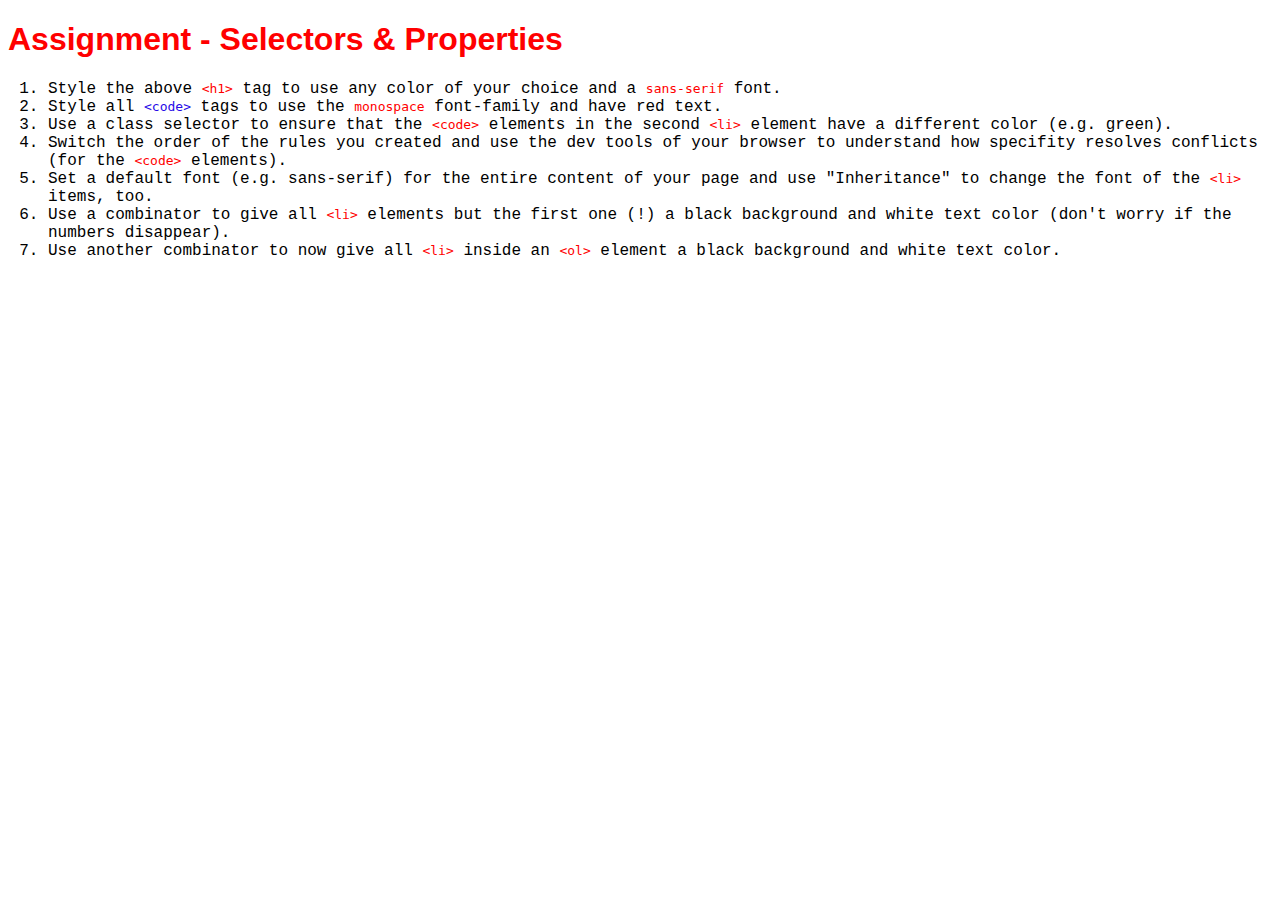
<file: basics-06-assignment-problem/index.html>
<!DOCTYPE html>
<html lang="en">
  <head>
    <meta charset="UTF-8" />
    <meta name="viewport" content="width=device-width, initial-scale=1.0" />
    <meta http-equiv="X-UA-Compatible" content="ie=edge" />
    <title>CSS Course</title>
    <link rel="stylesheet" href="main.css" />
  </head>
  <body>
    <h1 id="assignment-instructions">
      Assignment - Selectors &amp; Properties
    </h1>
    <ol>
      <li>
        Style the above <code>&lt;h1&gt;</code> tag to use any color of your
        choice and a <code>sans-serif</code> font.
      </li>
      <li>
        Style all <code class="green-color">&lt;code&gt;</code> tags to use the
        <code>monospace</code> font-family and have red text.
      </li>
      <li>
        Use a class selector to ensure that the
        <code>&lt;code&gt;</code> elements in the second
        <code>&lt;li&gt;</code> element have a different color (e.g. green).
      </li>
      <li>
        Switch the order of the rules you created and use the dev tools of your
        browser to understand how specifity resolves conflicts (for the
        <code>&lt;code&gt;</code> elements).
      </li>
      <li>
        Set a default font (e.g. sans-serif) for the entire content of your page
        and use "Inheritance" to change the font of the
        <code>&lt;li&gt;</code> items, too.
      </li>
      <li>
        Use a combinator to give all <code>&lt;li&gt;</code> elements but the
        first one (!) a black background and white text color (don't worry if
        the numbers disappear).
      </li>
      <li>
        Use another combinator to now give all <code>&lt;li&gt;</code> inside an
        <code>&lt;ol&gt;</code> element a black background and white text color.
      </li>
    </ol>
  </body>
</html>
</file>
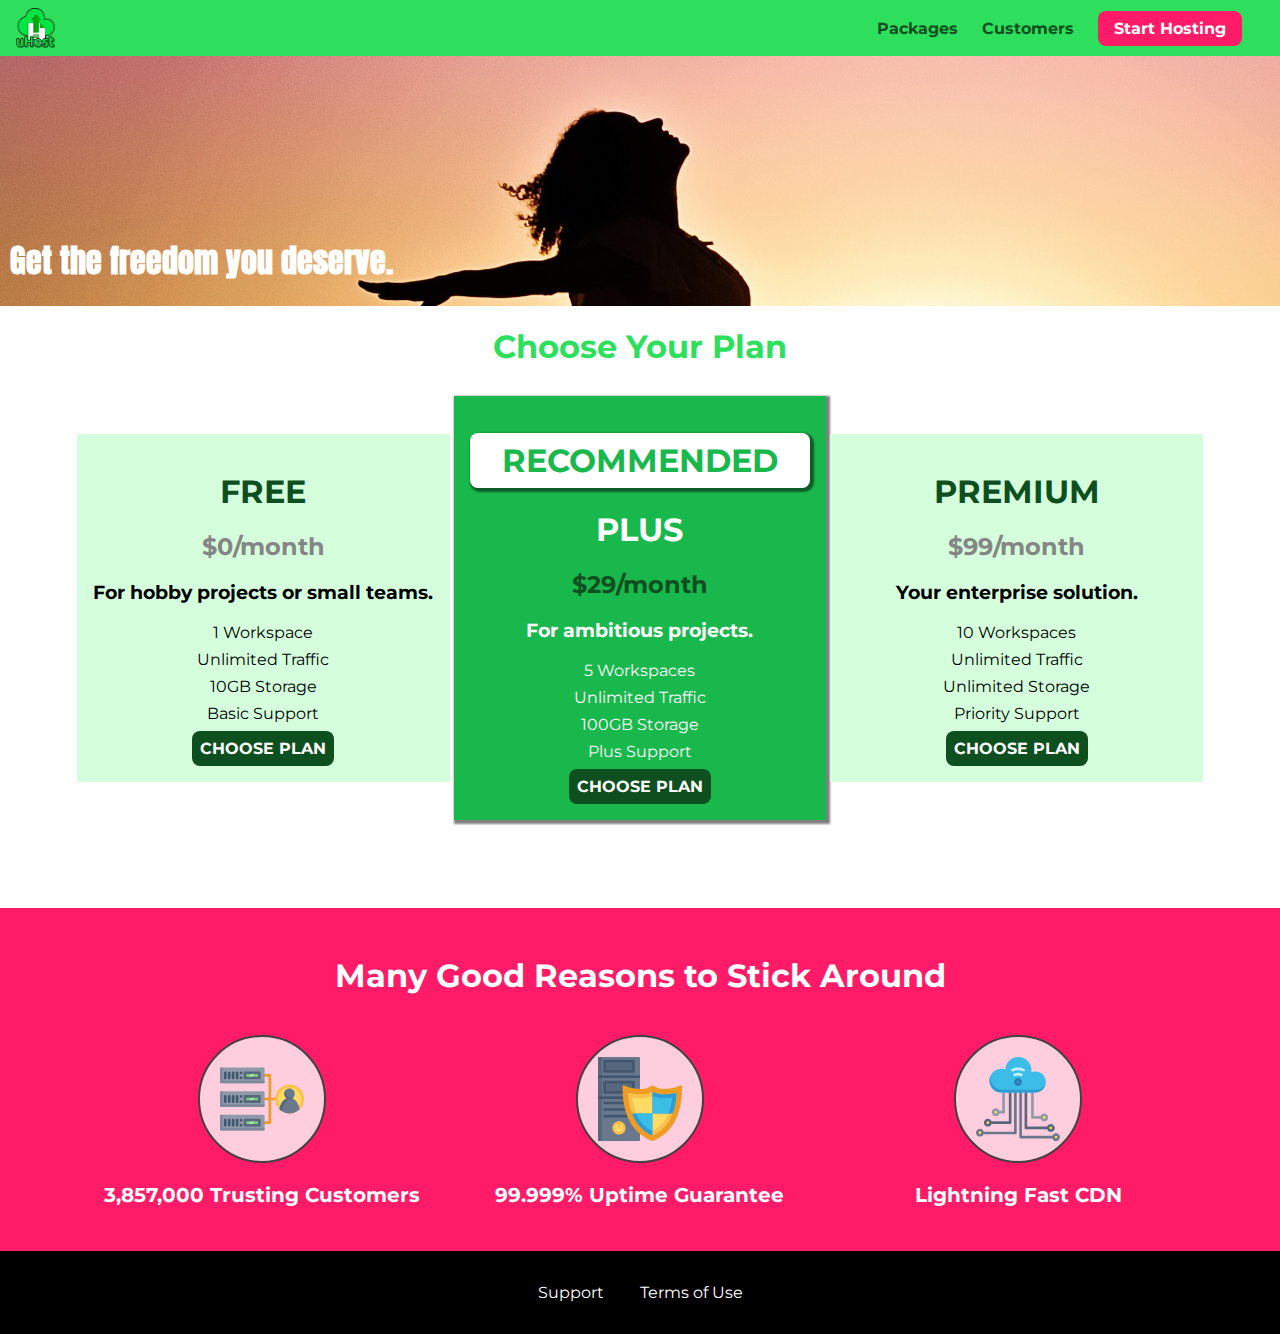
<file: diving-deeper-02-adding-the-header/index.html>
<!DOCTYPE html>
<html lang="en">
  <head>
    <meta charset="UTF-8" />
    <meta http-equiv="X-UA-Compatible" content="ie=edge" />

    <meta name="viewport" content="width=device-width, initial-scale=1.0" />
    <!-- Това го правим за да може като превключим от девелопер тулса на мобилно устройсто, да се показва правилно как ще изглежда страницата на мобилното устройство. -->

    <title>uHost</title>
    <link rel="shortcut icon" href="favicon.png" />
    <link
      href="https://fonts.googleapis.com/css?family=Anton"
      rel="stylesheet"
    />
    <link
      href="https://fonts.googleapis.com/css?family=Montserrat:400,700"
      rel="stylesheet"
    />
    <link rel="stylesheet" href="main.css" />
    <link
      rel="stylesheet"
      href="https://cdnjs.cloudflare.com/ajax/libs/animate.css/4.1.1/animate.min.css"
    />
  </head>

  <body>
    <div class="backdrop"></div>

    <div class="modal">
      <h1 class="modal__title">Do you want to continue?</h1>
      <div class="modal__actions">
        <a href="start-hosting/index.html" class="modal__action">Yes!</a>
        <button class="modal__action modal__action--negative" type="button">
          No!
        </button>
      </div>
    </div>

    <header class="main-header">
      <div>
        <button class="toggle-button">
          <span class="toggle-button__bar"></span>
          <span class="toggle-button__bar"></span>
          <span class="toggle-button__bar"></span>
        </button>
        <a href="index.html" class="main-header__brand">
          <img src="images/uhost-icon.png" alt="image" />
        </a>
      </div>
      <nav class="main-nav">
        <ul class="main-nav__items">
          <li class="main-nav__item">
            <a href="packages/index.html">Packages</a>
          </li>
          <li class="main-nav__item">
            <a href="customers/customers.html">Customers</a>
          </li>
          <li class="main-nav__item main-nav__item--cta">
            <a href="start-hosting.html">Start Hosting</a>
          </li>
        </ul>
      </nav>
    </header>

    <nav class="mobile-nav">
      <ul class="mobile-nav__items">
        <li class="mobile-nav__item">
          <a href="packages/index.html">Packages</a>
        </li>
        <li class="mobile-nav__item">
          <a href="customers/index.html">Customers</a>
        </li>
        <li class="mobile-nav__item mobile-nav__item--cta">
          <a href="start-hosting.html">Start Hosting</a>
        </li>
      </ul>
    </nav>

    <main>
      <section id="product-overview">
        <h1>Get the freedom you deserve.</h1>
      </section>
      <section id="plans">
        <h1 class="section-title">Choose Your Plan</h1>
        <div class="plan_list">
          <article class="plan">
            <h1 class="plan__title">FREE</h1>
            <h2 class="plan__price">$0/month</h2>
            <h3>For hobby projects or small teams.</h3>
            <ul>
              <li>1 Workspace</li>
              <li>Unlimited Traffic</li>
              <li>10GB Storage</li>
              <li>Basic Support</li>
            </ul>
            <div>
              <button class="button">CHOOSE PLAN</button>
            </div>
          </article>
          <article class="plan plan--highlighted">
            <h1 class="plan__annotation">RECOMMENDED</h1>
            <h1 class="plan__title">PLUS</h1>
            <h2 class="plan__price">$29/month</h2>
            <h3>For ambitious projects.</h3>
            <ul>
              <li>5 Workspaces</li>
              <li>Unlimited Traffic</li>
              <li>100GB Storage</li>
              <li>Plus Support</li>
            </ul>
            <div>
              <button class="button">CHOOSE PLAN</button>
            </div>
          </article>
          <article class="plan">
            <h1 class="plan__title">PREMIUM</h1>
            <h2 class="plan__price">$99/month</h2>
            <h3>Your enterprise solution.</h3>
            <ul>
              <li>10 Workspaces</li>
              <li>Unlimited Traffic</li>
              <li>Unlimited Storage</li>
              <li>Priority Support</li>
            </ul>
            <div>
              <button class="button">CHOOSE PLAN</button>
            </div>
          </article>
        </div>
      </section>
      <section id="key-features">
        <h1 class="section-title">Many Good Reasons to Stick Around</h1>
        <ul class="key-feature__list">
          <li class="key-feature">
            <div class="key-feature__image">
              <svg viewBox="0 0 512 512">
                <path
                  style="fill: #f09b24"
                  d="M344,248h-32V112c0-4.418-3.582-8-8-8h-40c-4.418,0-8,3.582-8,8s3.582,8,8,8h32v128h-32  c-4.418,0-8,3.582-8,8s3.582,8,8,8h32v128h-32c-4.418,0-8,3.582-8,8s3.582,8,8,8h40c4.418,0,8-3.582,8-8V264h32c4.418,0,8-3.582,8-8  S348.418,248,344,248z"
                />
                <path
                  style="fill: #8e9aa9"
                  d="M264,64H8c-4.418,0-8,3.582-8,8v80c0,4.418,3.582,8,8,8h256c4.418,0,8-3.582,8-8V72  C272,67.582,268.418,64,264,64z"
                />
                <path
                  style="fill: #7c899b"
                  d="M24,144c-4.418,0-8-3.582-8-8V64H8c-4.418,0-8,3.582-8,8v80c0,4.418,3.582,8,8,8h256  c4.418,0,8-3.582,8-8v-8H24z"
                />
                <rect
                  x="152"
                  y="96"
                  style="fill: #b8e3a8"
                  width="88"
                  height="32"
                />
                <g>
                  <polygon
                    style="fill: #7ec97d"
                    points="152,96 152,128 166,128 198,96  "
                  />
                  <polygon
                    style="fill: #7ec97d"
                    points="220,96 188,128 240,128 240,96  "
                  />
                </g>
                <path
                  style="fill: #56677e"
                  d="M240,136h-88c-4.418,0-8-3.582-8-8V96c0-4.418,3.582-8,8-8h88c4.418,0,8,3.582,8,8v32  C248,132.418,244.418,136,240,136z M160,120h72v-16h-72V120z"
                />
                <g>
                  <path
                    style="fill: #435670"
                    d="M32,136c-4.418,0-8-3.582-8-8V96c0-4.418,3.582-8,8-8s8,3.582,8,8v32C40,132.418,36.418,136,32,136z   "
                  />
                  <path
                    style="fill: #435670"
                    d="M56,136c-4.418,0-8-3.582-8-8V96c0-4.418,3.582-8,8-8s8,3.582,8,8v32C64,132.418,60.418,136,56,136z   "
                  />
                  <path
                    style="fill: #435670"
                    d="M80,136c-4.418,0-8-3.582-8-8V96c0-4.418,3.582-8,8-8s8,3.582,8,8v32C88,132.418,84.418,136,80,136z   "
                  />
                  <path
                    style="fill: #435670"
                    d="M104,136c-4.418,0-8-3.582-8-8V96c0-4.418,3.582-8,8-8s8,3.582,8,8v32   C112,132.418,108.418,136,104,136z"
                  />
                  <path
                    style="fill: #435670"
                    d="M128,105c-4.418,0-8-3.582-8-8v-1c0-4.418,3.582-8,8-8s8,3.582,8,8v1   C136,101.418,132.418,105,128,105z"
                  />
                  <path
                    style="fill: #435670"
                    d="M128,136c-4.418,0-8-3.582-8-8v-1c0-4.418,3.582-8,8-8s8,3.582,8,8v1   C136,132.418,132.418,136,128,136z"
                  />
                </g>
                <path
                  style="fill: #8e9aa9"
                  d="M264,208H8c-4.418,0-8,3.582-8,8v80c0,4.418,3.582,8,8,8h256c4.418,0,8-3.582,8-8v-80  C272,211.582,268.418,208,264,208z"
                />
                <path
                  style="fill: #7c899b"
                  d="M24,288c-4.418,0-8-3.582-8-8v-72H8c-4.418,0-8,3.582-8,8v80c0,4.418,3.582,8,8,8h256  c4.418,0,8-3.582,8-8v-8H24z"
                />
                <rect
                  x="152"
                  y="240"
                  style="fill: #b8e3a8"
                  width="88"
                  height="32"
                />
                <g>
                  <polygon
                    style="fill: #7ec97d"
                    points="152,240 152,272 166,272 198,240  "
                  />
                  <polygon
                    style="fill: #7ec97d"
                    points="220,240 188,272 240,272 240,240  "
                  />
                </g>
                <path
                  style="fill: #56677e"
                  d="M240,280h-88c-4.418,0-8-3.582-8-8v-32c0-4.418,3.582-8,8-8h88c4.418,0,8,3.582,8,8v32  C248,276.418,244.418,280,240,280z M160,264h72v-16h-72V264z"
                />
                <g>
                  <path
                    style="fill: #435670"
                    d="M32,280c-4.418,0-8-3.582-8-8v-32c0-4.418,3.582-8,8-8s8,3.582,8,8v32C40,276.418,36.418,280,32,280   z"
                  />
                  <path
                    style="fill: #435670"
                    d="M56,280c-4.418,0-8-3.582-8-8v-32c0-4.418,3.582-8,8-8s8,3.582,8,8v32C64,276.418,60.418,280,56,280   z"
                  />
                  <path
                    style="fill: #435670"
                    d="M80,280c-4.418,0-8-3.582-8-8v-32c0-4.418,3.582-8,8-8s8,3.582,8,8v32C88,276.418,84.418,280,80,280   z"
                  />
                  <path
                    style="fill: #435670"
                    d="M104,280c-4.418,0-8-3.582-8-8v-32c0-4.418,3.582-8,8-8s8,3.582,8,8v32   C112,276.418,108.418,280,104,280z"
                  />
                  <path
                    style="fill: #435670"
                    d="M128,249c-4.418,0-8-3.582-8-8v-1c0-4.418,3.582-8,8-8s8,3.582,8,8v1   C136,245.418,132.418,249,128,249z"
                  />
                  <path
                    style="fill: #435670"
                    d="M128,280c-4.418,0-8-3.582-8-8v-1c0-4.418,3.582-8,8-8s8,3.582,8,8v1   C136,276.418,132.418,280,128,280z"
                  />
                </g>
                <path
                  style="fill: #8e9aa9"
                  d="M264,352H8c-4.418,0-8,3.582-8,8v80c0,4.418,3.582,8,8,8h256c4.418,0,8-3.582,8-8v-80  C272,355.582,268.418,352,264,352z"
                />
                <path
                  style="fill: #7c899b"
                  d="M24,432c-4.418,0-8-3.582-8-8v-72H8c-4.418,0-8,3.582-8,8v80c0,4.418,3.582,8,8,8h256  c4.418,0,8-3.582,8-8v-8H24z"
                />
                <rect
                  x="152"
                  y="384"
                  style="fill: #b8e3a8"
                  width="88"
                  height="32"
                />
                <g>
                  <polygon
                    style="fill: #7ec97d"
                    points="152,384 152,416 166,416 198,384  "
                  />
                  <polygon
                    style="fill: #7ec97d"
                    points="220,384 188,416 240,416 240,384  "
                  />
                </g>
                <path
                  style="fill: #56677e"
                  d="M240,424h-88c-4.418,0-8-3.582-8-8v-32c0-4.418,3.582-8,8-8h88c4.418,0,8,3.582,8,8v32  C248,420.418,244.418,424,240,424z M160,408h72v-16h-72V408z"
                />
                <g>
                  <path
                    style="fill: #435670"
                    d="M32,424c-4.418,0-8-3.582-8-8v-32c0-4.418,3.582-8,8-8s8,3.582,8,8v32C40,420.418,36.418,424,32,424   z"
                  />
                  <path
                    style="fill: #435670"
                    d="M56,424c-4.418,0-8-3.582-8-8v-32c0-4.418,3.582-8,8-8s8,3.582,8,8v32C64,420.418,60.418,424,56,424   z"
                  />
                  <path
                    style="fill: #435670"
                    d="M80,424c-4.418,0-8-3.582-8-8v-32c0-4.418,3.582-8,8-8s8,3.582,8,8v32C88,420.418,84.418,424,80,424   z"
                  />
                  <path
                    style="fill: #435670"
                    d="M104,424c-4.418,0-8-3.582-8-8v-32c0-4.418,3.582-8,8-8s8,3.582,8,8v32   C112,420.418,108.418,424,104,424z"
                  />
                  <path
                    style="fill: #435670"
                    d="M128,393c-4.418,0-8-3.582-8-8v-1c0-4.418,3.582-8,8-8s8,3.582,8,8v1   C136,389.418,132.418,393,128,393z"
                  />
                  <path
                    style="fill: #435670"
                    d="M128,424c-4.418,0-8-3.582-8-8v-1c0-4.418,3.582-8,8-8s8,3.582,8,8v1   C136,420.418,132.418,424,128,424z"
                  />
                </g>
                <path
                  style="fill: #f7c14d"
                  d="M424,168c-48.523,0-88,39.477-88,88s39.477,88,88,88s88-39.477,88-88S472.523,168,424,168z"
                />
                <path
                  style="fill: #ffdb66"
                  d="M424,184c-39.701,0-72,32.299-72,72s32.299,72,72,72s72-32.299,72-72S463.701,184,424,184z"
                />
                <path
                  style="fill: #69788d"
                  d="M484.893,314.16C476.393,274.588,451.922,248,424,248s-52.393,26.588-60.893,66.16  c-0.605,2.82,0.354,5.749,2.511,7.664C381.731,336.124,402.465,344,424,344s42.269-7.876,58.381-22.176  C484.539,319.909,485.498,316.98,484.893,314.16z"
                />
                <path
                  style="fill: #56677e"
                  d="M434.053,249.171C430.768,248.403,427.411,248,424,248c-27.922,0-52.393,26.588-60.893,66.16  c-0.605,2.82,0.354,5.749,2.511,7.664c3.383,3.002,6.979,5.703,10.734,8.125C384.904,286.243,407.373,255.378,434.053,249.171z"
                />
                <path
                  style="fill: #69788d"
                  d="M424,192c-17.645,0-32,14.355-32,32s14.355,32,32,32s32-14.355,32-32S441.645,192,424,192z"
                />
                <path
                  style="fill: #56677e"
                  d="M432,248c-17.645,0-32-14.355-32-32c0-6.783,2.128-13.076,5.742-18.258  C397.444,203.53,392,213.138,392,224c0,17.645,14.355,32,32,32c10.862,0,20.471-5.444,26.258-13.742  C445.076,245.872,438.783,248,432,248z"
                />
              </svg>
            </div>

            <p class="key-feature__description">3,857,000 Trusting Customers</p>
          </li>
          <li class="key-feature">
            <div class="key-feature__image">
              <svg viewBox="0 0 512 512">
                <path
                  style="fill: #69788d"
                  d="M248,0H8C3.582,0,0,3.582,0,8v496c0,4.418,3.582,8,8,8h240c4.418,0,8-3.582,8-8V8  C256,3.582,252.418,0,248,0z"
                />
                <path
                  style="fill: #56677e"
                  d="M24,504V8c0-4.418,3.582-8,8-8H8C3.582,0,0,3.582,0,8v496c0,4.418,3.582,8,8,8h24  C27.582,512,24,508.418,24,504z"
                />
                <g>
                  <rect
                    x="0"
                    y="112"
                    style="fill: #435670"
                    width="256"
                    height="16"
                  />
                  <rect
                    x="0"
                    y="240"
                    style="fill: #435670"
                    width="256"
                    height="16"
                  />
                </g>
                <path
                  style="fill: #f7c14d"
                  d="M128,392c-22.056,0-40,17.944-40,40s17.944,40,40,40s40-17.944,40-40S150.056,392,128,392z"
                />
                <path
                  style="fill: #ffdb66"
                  d="M128,408c-13.233,0-24,10.767-24,24s10.767,24,24,24s24-10.767,24-24S141.233,408,128,408z"
                />
                <path
                  style="fill: #f7c14d"
                  d="M128,392c-2.739,0-5.414,0.278-8,0.805V424c0,4.418,3.582,8,8,8c4.418,0,8-3.582,8-8v-31.195  C133.414,392.278,130.739,392,128,392z"
                />
                <g>
                  <path
                    style="fill: #435670"
                    d="M216,288H40c-4.418,0-8-3.582-8-8s3.582-8,8-8h176c4.418,0,8,3.582,8,8S220.418,288,216,288z"
                  />
                  <path
                    style="fill: #435670"
                    d="M216,328H40c-4.418,0-8-3.582-8-8s3.582-8,8-8h176c4.418,0,8,3.582,8,8S220.418,328,216,328z"
                  />
                  <path
                    style="fill: #435670"
                    d="M216,368H40c-4.418,0-8-3.582-8-8s3.582-8,8-8h176c4.418,0,8,3.582,8,8S220.418,368,216,368z"
                  />
                  <path
                    style="fill: #435670"
                    d="M216,16H40c-4.418,0-8,3.582-8,8v64c0,4.418,3.582,8,8,8h176c4.418,0,8-3.582,8-8V24   C224,19.582,220.418,16,216,16z"
                  />
                </g>
                <rect
                  x="48"
                  y="32"
                  style="fill: #56677e"
                  width="160"
                  height="48"
                />
                <path
                  style="fill: #435670"
                  d="M216,144H40c-4.418,0-8,3.582-8,8v64c0,4.418,3.582,8,8,8h176c4.418,0,8-3.582,8-8v-64  C224,147.582,220.418,144,216,144z"
                />
                <rect
                  x="48"
                  y="160"
                  style="fill: #56677e"
                  width="160"
                  height="48"
                />
                <path
                  style="fill: #f09b24"
                  d="M511.747,180.237c-0.194-6.537-8.107-10.107-13.135-5.894c-5.6,4.693-42.904,21.282-98.514,21.282  c-33.45,0-64.625-20.999-64.929-21.206c-2.9-1.991-6.764-1.85-9.512,0.346c-2.677,2.135-27.201,20.86-63.793,20.86  c-55.607,0-92.914-16.589-98.515-21.282c-5.028-4.211-12.941-0.645-13.135,5.894c-1.634,54.834,4.655,105.941,18.693,151.903  c12.096,39.604,29.759,74.047,52.497,102.373c27.538,34.304,62.743,59.882,104.66,76.045c3.069,1.918,6.757,1.921,9.83,0  c41.917-16.163,77.122-41.741,104.66-76.045c22.738-28.326,40.401-62.77,52.497-102.373  C507.092,286.179,513.381,235.071,511.747,180.237z"
                />
                <path
                  style="fill: #f7c14d"
                  d="M476.21,221.226c-1.953-1.631-4.568-2.235-7.036-1.628c-21.686,5.327-44.926,8.028-69.075,8.028  c-25.926,0-49.633-8.975-64.955-16.504c-2.307-1.134-5.016-1.091-7.284,0.116c-14.059,7.477-36.919,16.388-65.994,16.388  c-24.153,0-47.394-2.701-69.075-8.028c-5.155-1.268-10.221,2.966-9.894,8.261c2.077,33.693,7.668,65.635,16.616,94.935  c22.774,74.565,66.139,126.334,128.888,153.868c2.032,0.891,4.397,0.891,6.43,0c61.777-27.107,104.716-78.876,127.62-153.868  c8.948-29.3,14.539-61.241,16.616-94.935C479.224,225.319,478.163,222.856,476.21,221.226z"
                />
                <path
                  style="fill: #ffdb66"
                  d="M331.609,451.727c-52.604-25.289-89.304-70.987-109.144-135.944  c-6.532-21.39-11.162-44.336-13.82-68.447c17.133,2.852,34.952,4.291,53.22,4.291c29.394,0,53.376-7.793,69.978-15.561  c17.44,7.736,41.656,15.561,68.256,15.561c18.267,0,36.085-1.439,53.219-4.291c-2.659,24.112-7.288,47.06-13.82,68.448  C419.545,381.108,383.27,426.805,331.609,451.727z"
                />
                <g>
                  <path
                    style="fill: #2c9dd4"
                    d="M479.066,227.858c0.157-2.539-0.903-5.002-2.856-6.633s-4.568-2.235-7.036-1.628   c-21.686,5.327-44.926,8.028-69.075,8.028c-25.926,0-49.633-8.975-64.955-16.504c-1.057-0.52-2.2-0.78-3.345-0.806l-0.072,133.351   h123.601c2.556-6.746,4.933-13.702,7.123-20.874C471.398,293.493,476.989,261.552,479.066,227.858z"
                  />
                  <path
                    style="fill: #2c9dd4"
                    d="M206.658,343.667c24.153,63.42,65.028,108.108,121.743,132.995c1.031,0.452,2.147,0.673,3.263,0.666   l0.063-133.661H206.658z"
                  />
                </g>
                <g>
                  <path
                    style="fill: #3cbde8"
                    d="M439.497,315.783c6.532-21.389,11.161-44.336,13.82-68.448c-17.134,2.852-34.952,4.291-53.219,4.291   c-26.6,0-50.815-7.824-68.256-15.561l-0.116,107.601h97.758C433.179,334.807,436.524,325.518,439.497,315.783z"
                  />
                  <path
                    style="fill: #3cbde8"
                    d="M232.523,343.667c21.144,50.298,54.363,86.56,99.087,108.06l0.117-108.06H232.523z"
                  />
                </g>
              </svg>
            </div>

            <p class="key-feature__description">99.999% Uptime Guarantee</p>
          </li>
          <li class="key-feature">
            <div class="key-feature__image">
              <svg viewBox="0 0 512 512">
                <path
                  style="fill: #8e9aa9"
                  d="M168,200c-4.418,0-8,3.582-8,8v120h-17.376c-3.302-9.311-12.194-16-22.624-16  c-13.234,0-24,10.767-24,24s10.766,24,24,24c10.429,0,19.321-6.689,22.624-16H168c4.418,0,8-3.582,8-8V208  C176,203.582,172.418,200,168,200z"
                />
                <path
                  style="fill: #ffdb66"
                  d="M120,328c-4.411,0-8,3.589-8,8s3.589,8,8,8s8-3.589,8-8S124.411,328,120,328z"
                />
                <path
                  style="fill: #56677e"
                  d="M208,200c-4.418,0-8,3.582-8,8v184H94.624C91.322,382.689,82.43,376,72,376  c-13.234,0-24,10.767-24,24s10.766,24,24,24c10.429,0,19.321-6.689,22.624-16H208c4.418,0,8-3.582,8-8V208  C216,203.582,212.418,200,208,200z"
                />
                <path
                  style="fill: #ffdb66"
                  d="M72,392c-4.411,0-8,3.589-8,8s3.589,8,8,8s8-3.589,8-8S76.411,392,72,392z"
                />
                <path
                  style="fill: #69788d"
                  d="M240,208c-4.418,0-8,3.582-8,8v239H47.24c-2.671-10.34-12.078-18-23.24-18c-13.234,0-24,10.767-24,24  s10.766,24,24,24c9.666,0,18.009-5.747,21.809-14H240c4.418,0,8-3.582,8-8V216C248,211.582,244.418,208,240,208z"
                />
                <path
                  style="fill: #ffdb66"
                  d="M24,453c-4.411,0-8,3.589-8,8s3.589,8,8,8s8-3.589,8-8S28.411,453,24,453z"
                />
                <path
                  style="fill: #69788d"
                  d="M488,464c-10.429,0-19.321,6.689-22.624,16H280V208c0-4.418-3.582-8-8-8s-8,3.582-8,8v280  c0,4.418,3.582,8,8,8h193.376c3.302,9.311,12.194,16,22.624,16c13.234,0,24-10.767,24-24S501.234,464,488,464z"
                />
                <path
                  style="fill: #ffdb66"
                  d="M488,480c-4.411,0-8,3.589-8,8s3.589,8,8,8s8-3.589,8-8S492.411,480,488,480z"
                />
                <path
                  style="fill: #56677e"
                  d="M456,408c-10.429,0-19.321,6.689-22.624,16H312V208c0-4.418-3.582-8-8-8s-8,3.582-8,8v224  c0,4.418,3.582,8,8,8h129.376c3.302,9.311,12.194,16,22.624,16c13.234,0,24-10.767,24-24S469.234,408,456,408z"
                />
                <path
                  style="fill: #ffdb66"
                  d="M456,424c-4.411,0-8,3.589-8,8s3.589,8,8,8s8-3.589,8-8S460.411,424,456,424z"
                />
                <path
                  style="fill: #8e9aa9"
                  d="M416,344c-10.429,0-19.321,6.689-22.624,16H352V208c0-4.418-3.582-8-8-8s-8,3.582-8,8v160  c0,4.418,3.582,8,8,8h49.376c3.302,9.311,12.194,16,22.624,16c13.234,0,24-10.767,24-24S429.234,344,416,344z"
                />
                <path
                  style="fill: #ffdb66"
                  d="M416,360c-4.411,0-8,3.589-8,8s3.589,8,8,8s8-3.589,8-8S420.411,360,416,360z"
                />
                <path
                  style="fill: #3cbde8"
                  d="M362,88c-8.741,0-17.231,1.751-25.06,5.085C337.646,88.797,338,84.43,338,80  c0-44.112-35.888-80-80-80c-42.823,0-77.895,33.816-79.909,76.149C170.393,73.415,162.244,72,154,72c-39.701,0-72,32.299-72,72  s32.299,72,72,72h208c35.29,0,64-28.71,64-64S397.29,88,362,88z"
                />
                <path
                  style="fill: #2c9dd4"
                  d="M368,200H160c-39.701,0-72-32.299-72-72c0-5.863,0.721-11.559,2.05-17.019  C84.918,120.88,82,132.102,82,144c0,39.701,32.299,72,72,72h208c30.389,0,55.88-21.296,62.379-49.743  C413.565,186.327,392.352,200,368,200z"
                />
                <path
                  style="fill: #2a7db5"
                  d="M256,128c-13.234,0-24,10.767-24,24s10.766,24,24,24c13.233,0,24-10.767,24-24S269.233,128,256,128z"
                />
                <path
                  style="fill: #2c9dd4"
                  d="M256,144c-4.411,0-8,3.589-8,8s3.589,8,8,8c4.411,0,8-3.589,8-8S260.411,144,256,144z"
                />
                <g>
                  <path
                    style="fill: #c5f1fa"
                    d="M221.755,87.695c-2.994,0-5.864-1.688-7.233-4.572c-1.894-3.991-0.194-8.763,3.798-10.657   C230.157,66.849,242.834,64,256,64c13.166,0,25.844,2.849,37.68,8.466c3.992,1.895,5.692,6.666,3.798,10.657   s-6.666,5.692-10.657,3.798C277.144,82.328,266.774,80,256,80c-10.774,0-21.144,2.328-30.821,6.921   C224.072,87.446,222.904,87.695,221.755,87.695z"
                  />
                  <path
                    style="fill: #c5f1fa"
                    d="M276.545,116.618c-1.148,0-2.316-0.249-3.424-0.774C267.745,113.293,261.985,112,256,112   c-5.985,0-11.745,1.293-17.121,3.844c-3.991,1.895-8.763,0.192-10.657-3.798c-1.894-3.992-0.193-8.764,3.798-10.657   C239.557,97.813,247.625,96,256,96c8.376,0,16.444,1.813,23.98,5.389c3.991,1.894,5.692,6.665,3.798,10.657   C282.41,114.93,279.539,116.618,276.545,116.618z"
                  />
                </g>
              </svg>
            </div>

            <p class="key-feature__description">Lightning Fast CDN</p>
          </li>
        </ul>
      </section>
    </main>
    <footer class="main-footer">
      <nav>
        <ul class="main-footer__links">
          <li class="main-footer__link">
            <a href="#">Support</a>
          </li>
          <li class="main-footer__link">
            <a href="#">Terms of Use</a>
          </li>
        </ul>
      </nav>
    </footer>
    <script src="shared.js"></script>
  </body>
</html>
</file>
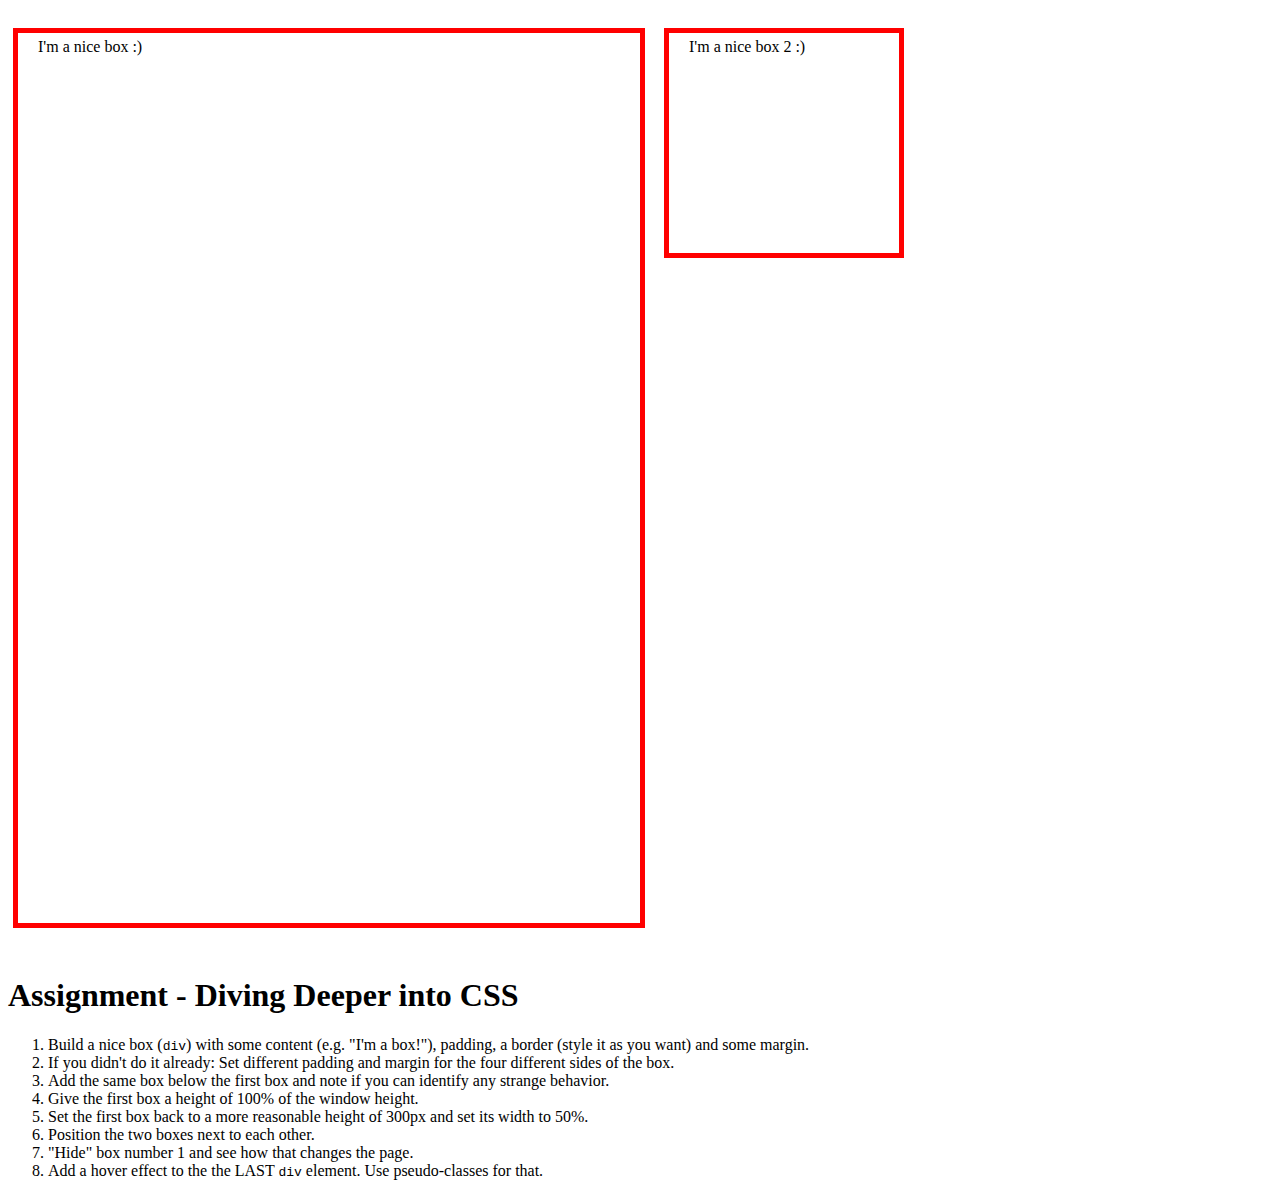
<file: diving-deeper-06-assignment-problem/index.html>
<!DOCTYPE html>
<html lang="en">
  <head>
    <meta charset="UTF-8" />
    <meta name="viewport" content="width=device-width, initial-scale=1.0" />
    <meta http-equiv="X-UA-Compatible" content="ie=edge" />
    <title>CSS Course</title>
    <link rel="stylesheet" href="main.css" />
  </head>
  <body>
    <div class="nice-box first">I'm a nice box :)</div>
    <div class="nice-box">I'm a nice box 2 :)</div>
    <h1>Assignment - Diving Deeper into CSS</h1>
    <ol>
      <li>
        Build a nice box (<code>div</code>) with some content (e.g. "I'm a
        box!"), padding, a border (style it as you want) and some margin.
      </li>
      <li>
        If you didn't do it already: Set different padding and margin for the
        four different sides of the box.
      </li>
      <li>
        Add the same box below the first box and note if you can identify any
        strange behavior.
      </li>
      <li>Give the first box a height of 100% of the window height.</li>
      <li>
        Set the first box back to a more reasonable height of 300px and set its
        width to 50%.
      </li>
      <li>Position the two boxes next to each other.</li>
      <li>"Hide" box number 1 and see how that changes the page.</li>
      <li>
        Add a hover effect to the the LAST <code>div</code> element. Use
        pseudo-classes for that.
      </li>
    </ol>
  </body>
</html>
</file>
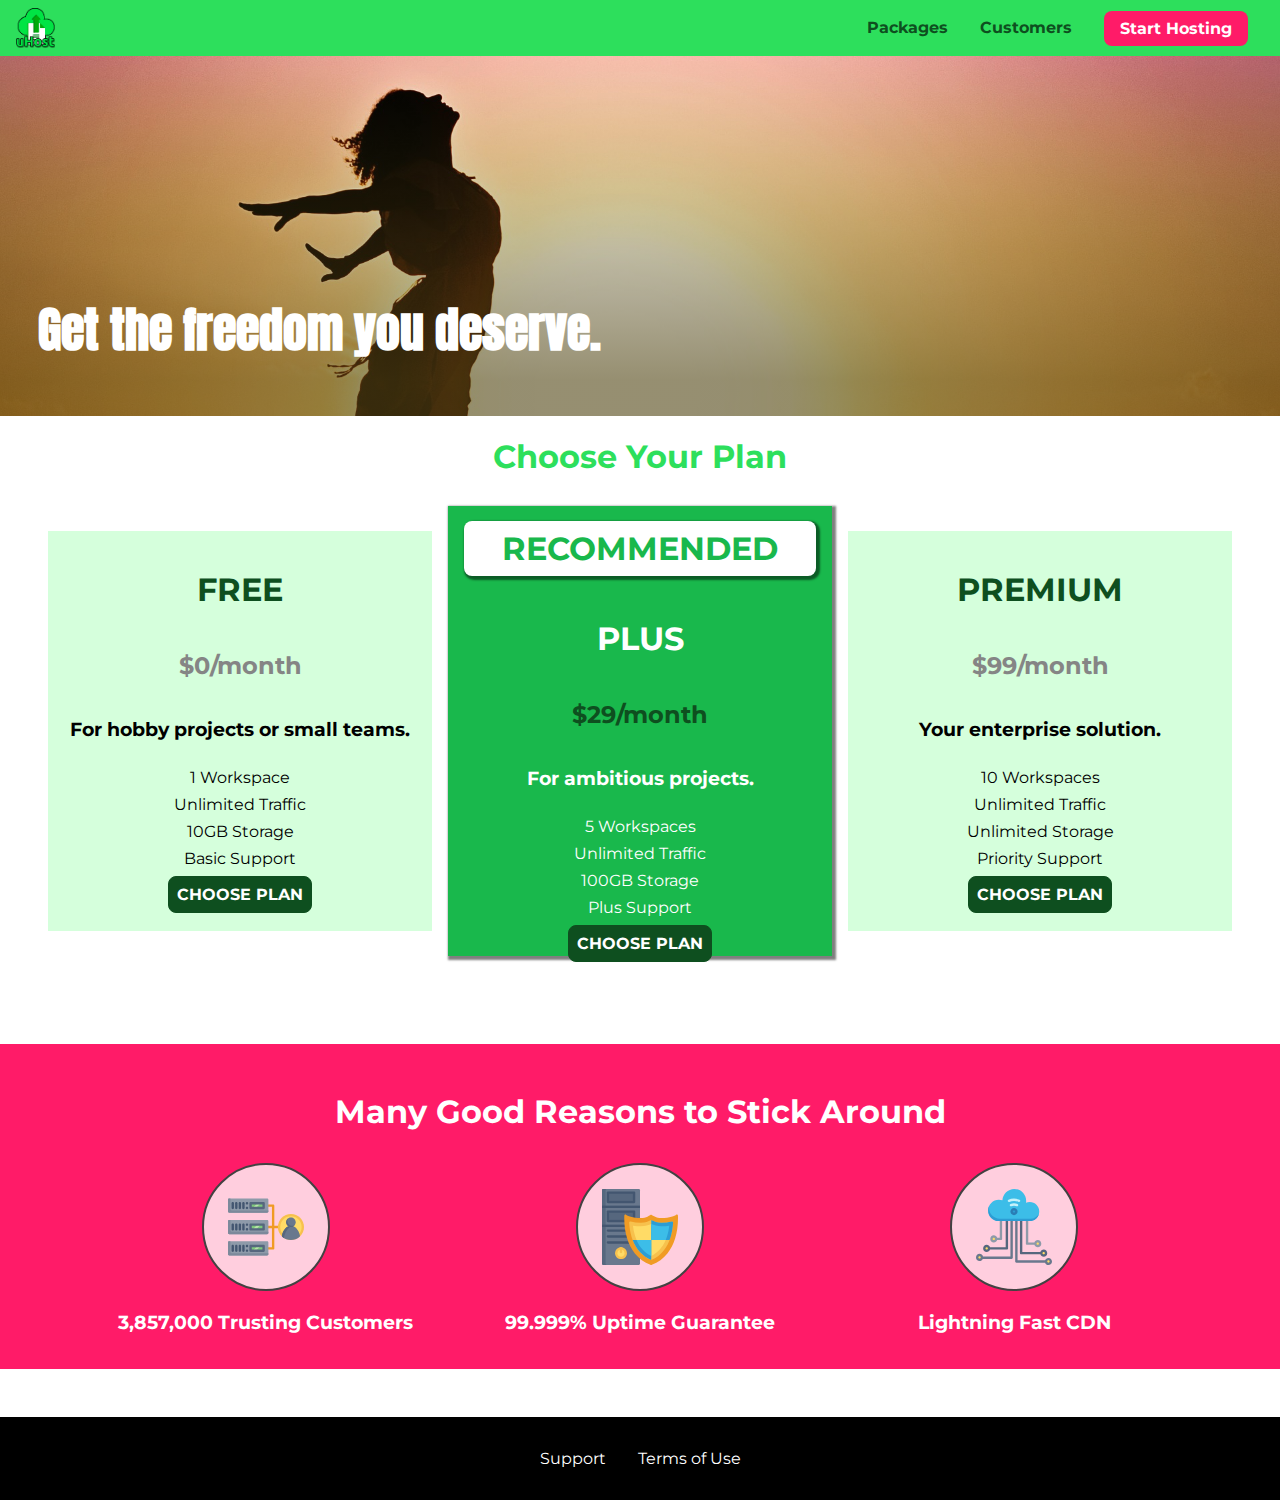
<file: flexbox-01-how-we-could-improve-starting-code/index.html>
<!DOCTYPE html>
<html lang="en">

<head>
    <meta charset="UTF-8">
    <meta http-equiv="X-UA-Compatible" content="ie=edge">
    <meta name="viewport" content="width=device-width, initial-scale=1.0">
    <title>uHost</title>
    <link rel="shortcut icon" href="favicon.png">
    <link rel="stylesheet" href="shared.css">
    <link rel="stylesheet" href="main.css">
</head>

<body>
    <div class="backdrop"></div>
    <div class="modal">
        <h1 class="modal__title">Do you want to continue?</h1>
        <div class="modal__actions">
            <a href="start-hosting/index.html" class="modal__action">Yes!</a>
            <button class="modal__action modal__action--negative" type="button">No!</button>
        </div>
    </div>
    <header class="main-header">
        <div>
            <button class="toggle-button">
                <span class="toggle-button__bar"></span>
                <span class="toggle-button__bar"></span>
                <span class="toggle-button__bar"></span>
            </button>
            <a href="index.html" class="main-header__brand">
                <img src="images/uhost-icon.png" alt="uHost - Your favorite hosting company">
            </a>
        </div>
        <nav class="main-nav">
            <ul class="main-nav__items">
                <li class="main-nav__item">
                    <a href="packages/index.html">Packages</a>
                </li>
                <li class="main-nav__item">
                    <a href="customers/index.html">Customers</a>
                </li>
                <li class="main-nav__item main-nav__item--cta">
                    <a href="start-hosting/index.html">Start Hosting</a>
                </li>
            </ul>
        </nav>
    </header>
    <nav class="mobile-nav">
        <ul class="mobile-nav__items">
            <li class="mobile-nav__item">
                <a href="packages/index.html">Packages</a>
            </li>
            <li class="mobile-nav__item">
                <a href="customers/index.html">Customers</a>
            </li>
            <li class="mobile-nav__item mobile-nav__item--cta">
                <a href="start-hosting/index.html">Start Hosting</a>
            </li>
        </ul>
    </nav>
    <main>
        <section id="product-overview">
            <h1>Get the freedom you deserve.</h1>
        </section>
        <section id="plans">
            <h1 class="section-title">Choose Your Plan</h1>
            <div class="plan__list">
                <article class="plan">
                    <h1 class="plan__title">FREE</h1>
                    <h2 class="plan__price">$0/month</h2>
                    <h3>For hobby projects or small teams.</h3>
                    <ul class="plan__features">
                        <li class="plan__feature">1 Workspace</li>
                        <li class="plan__feature">Unlimited Traffic</li>
                        <li class="plan__feature">10GB Storage</li>
                        <li class="plan__feature">Basic Support</li>
                    </ul>
                    <div>
                        <button class="button">CHOOSE PLAN</button>
                    </div>
                </article>
                <article class="plan plan--highlighted">
                    <h1 class="plan__annotation">RECOMMENDED</h1>
                    <h1 class="plan__title">PLUS</h1>
                    <h2 class="plan__price">$29/month</h2>
                    <h3>For ambitious projects.</h3>
                    <ul class="plan__features">
                        <li class="plan__feature">5 Workspaces</li>
                        <li class="plan__feature">Unlimited Traffic</li>
                        <li class="plan__feature">100GB Storage</li>
                        <li class="plan__feature">Plus Support</li>
                    </ul>
                    <div>
                        <button class="button">CHOOSE PLAN</button>
                    </div>
                </article>
                <article class="plan">
                    <h1 class="plan__title">PREMIUM</h1>
                    <h2 class="plan__price">$99/month</h2>
                    <h3>Your enterprise solution.</h3>
                    <ul class="plan__features">
                        <li class="plan__feature">10 Workspaces</li>
                        <li class="plan__feature">Unlimited Traffic</li>
                        <li class="plan__feature">Unlimited Storage</li>
                        <li class="plan__feature">Priority Support</li>
                    </ul>
                    <div>
                        <button class="button">CHOOSE PLAN</button>
                    </div>
                </article>
            </div>
        </section>
        <section id="key-features">
            <h1 class="section-title">Many Good Reasons to Stick Around</h1>
            <ul class="key-feature__list">
                <li class="key-feature">
                    <div class="key-feature__image">
                        <svg viewBox="0 0 512 512">
                            <path style="fill:#F09B24;" d="M344,248h-32V112c0-4.418-3.582-8-8-8h-40c-4.418,0-8,3.582-8,8s3.582,8,8,8h32v128h-32  c-4.418,0-8,3.582-8,8s3.582,8,8,8h32v128h-32c-4.418,0-8,3.582-8,8s3.582,8,8,8h40c4.418,0,8-3.582,8-8V264h32c4.418,0,8-3.582,8-8  S348.418,248,344,248z"
                            />
                            <path style="fill:#8E9AA9;" d="M264,64H8c-4.418,0-8,3.582-8,8v80c0,4.418,3.582,8,8,8h256c4.418,0,8-3.582,8-8V72  C272,67.582,268.418,64,264,64z"
                            />
                            <path style="fill:#7C899B;" d="M24,144c-4.418,0-8-3.582-8-8V64H8c-4.418,0-8,3.582-8,8v80c0,4.418,3.582,8,8,8h256  c4.418,0,8-3.582,8-8v-8H24z"
                            />
                            <rect x="152" y="96" style="fill:#B8E3A8;" width="88" height="32" />
                            <g>
                                <polygon style="fill:#7EC97D;" points="152,96 152,128 166,128 198,96  " />
                                <polygon style="fill:#7EC97D;" points="220,96 188,128 240,128 240,96  " />
                            </g>
                            <path style="fill:#56677E;" d="M240,136h-88c-4.418,0-8-3.582-8-8V96c0-4.418,3.582-8,8-8h88c4.418,0,8,3.582,8,8v32  C248,132.418,244.418,136,240,136z M160,120h72v-16h-72V120z"
                            />
                            <g>
                                <path style="fill:#435670;" d="M32,136c-4.418,0-8-3.582-8-8V96c0-4.418,3.582-8,8-8s8,3.582,8,8v32C40,132.418,36.418,136,32,136z   "
                                />
                                <path style="fill:#435670;" d="M56,136c-4.418,0-8-3.582-8-8V96c0-4.418,3.582-8,8-8s8,3.582,8,8v32C64,132.418,60.418,136,56,136z   "
                                />
                                <path style="fill:#435670;" d="M80,136c-4.418,0-8-3.582-8-8V96c0-4.418,3.582-8,8-8s8,3.582,8,8v32C88,132.418,84.418,136,80,136z   "
                                />
                                <path style="fill:#435670;" d="M104,136c-4.418,0-8-3.582-8-8V96c0-4.418,3.582-8,8-8s8,3.582,8,8v32   C112,132.418,108.418,136,104,136z"
                                />
                                <path style="fill:#435670;" d="M128,105c-4.418,0-8-3.582-8-8v-1c0-4.418,3.582-8,8-8s8,3.582,8,8v1   C136,101.418,132.418,105,128,105z"
                                />
                                <path style="fill:#435670;" d="M128,136c-4.418,0-8-3.582-8-8v-1c0-4.418,3.582-8,8-8s8,3.582,8,8v1   C136,132.418,132.418,136,128,136z"
                                />
                            </g>
                            <path style="fill:#8E9AA9;" d="M264,208H8c-4.418,0-8,3.582-8,8v80c0,4.418,3.582,8,8,8h256c4.418,0,8-3.582,8-8v-80  C272,211.582,268.418,208,264,208z"
                            />
                            <path style="fill:#7C899B;" d="M24,288c-4.418,0-8-3.582-8-8v-72H8c-4.418,0-8,3.582-8,8v80c0,4.418,3.582,8,8,8h256  c4.418,0,8-3.582,8-8v-8H24z"
                            />
                            <rect x="152" y="240" style="fill:#B8E3A8;" width="88" height="32" />
                            <g>
                                <polygon style="fill:#7EC97D;" points="152,240 152,272 166,272 198,240  " />
                                <polygon style="fill:#7EC97D;" points="220,240 188,272 240,272 240,240  " />
                            </g>
                            <path style="fill:#56677E;" d="M240,280h-88c-4.418,0-8-3.582-8-8v-32c0-4.418,3.582-8,8-8h88c4.418,0,8,3.582,8,8v32  C248,276.418,244.418,280,240,280z M160,264h72v-16h-72V264z"
                            />
                            <g>
                                <path style="fill:#435670;" d="M32,280c-4.418,0-8-3.582-8-8v-32c0-4.418,3.582-8,8-8s8,3.582,8,8v32C40,276.418,36.418,280,32,280   z"
                                />
                                <path style="fill:#435670;" d="M56,280c-4.418,0-8-3.582-8-8v-32c0-4.418,3.582-8,8-8s8,3.582,8,8v32C64,276.418,60.418,280,56,280   z"
                                />
                                <path style="fill:#435670;" d="M80,280c-4.418,0-8-3.582-8-8v-32c0-4.418,3.582-8,8-8s8,3.582,8,8v32C88,276.418,84.418,280,80,280   z"
                                />
                                <path style="fill:#435670;" d="M104,280c-4.418,0-8-3.582-8-8v-32c0-4.418,3.582-8,8-8s8,3.582,8,8v32   C112,276.418,108.418,280,104,280z"
                                />
                                <path style="fill:#435670;" d="M128,249c-4.418,0-8-3.582-8-8v-1c0-4.418,3.582-8,8-8s8,3.582,8,8v1   C136,245.418,132.418,249,128,249z"
                                />
                                <path style="fill:#435670;" d="M128,280c-4.418,0-8-3.582-8-8v-1c0-4.418,3.582-8,8-8s8,3.582,8,8v1   C136,276.418,132.418,280,128,280z"
                                />
                            </g>
                            <path style="fill:#8E9AA9;" d="M264,352H8c-4.418,0-8,3.582-8,8v80c0,4.418,3.582,8,8,8h256c4.418,0,8-3.582,8-8v-80  C272,355.582,268.418,352,264,352z"
                            />
                            <path style="fill:#7C899B;" d="M24,432c-4.418,0-8-3.582-8-8v-72H8c-4.418,0-8,3.582-8,8v80c0,4.418,3.582,8,8,8h256  c4.418,0,8-3.582,8-8v-8H24z"
                            />
                            <rect x="152" y="384" style="fill:#B8E3A8;" width="88" height="32" />
                            <g>
                                <polygon style="fill:#7EC97D;" points="152,384 152,416 166,416 198,384  " />
                                <polygon style="fill:#7EC97D;" points="220,384 188,416 240,416 240,384  " />
                            </g>
                            <path style="fill:#56677E;" d="M240,424h-88c-4.418,0-8-3.582-8-8v-32c0-4.418,3.582-8,8-8h88c4.418,0,8,3.582,8,8v32  C248,420.418,244.418,424,240,424z M160,408h72v-16h-72V408z"
                            />
                            <g>
                                <path style="fill:#435670;" d="M32,424c-4.418,0-8-3.582-8-8v-32c0-4.418,3.582-8,8-8s8,3.582,8,8v32C40,420.418,36.418,424,32,424   z"
                                />
                                <path style="fill:#435670;" d="M56,424c-4.418,0-8-3.582-8-8v-32c0-4.418,3.582-8,8-8s8,3.582,8,8v32C64,420.418,60.418,424,56,424   z"
                                />
                                <path style="fill:#435670;" d="M80,424c-4.418,0-8-3.582-8-8v-32c0-4.418,3.582-8,8-8s8,3.582,8,8v32C88,420.418,84.418,424,80,424   z"
                                />
                                <path style="fill:#435670;" d="M104,424c-4.418,0-8-3.582-8-8v-32c0-4.418,3.582-8,8-8s8,3.582,8,8v32   C112,420.418,108.418,424,104,424z"
                                />
                                <path style="fill:#435670;" d="M128,393c-4.418,0-8-3.582-8-8v-1c0-4.418,3.582-8,8-8s8,3.582,8,8v1   C136,389.418,132.418,393,128,393z"
                                />
                                <path style="fill:#435670;" d="M128,424c-4.418,0-8-3.582-8-8v-1c0-4.418,3.582-8,8-8s8,3.582,8,8v1   C136,420.418,132.418,424,128,424z"
                                />
                            </g>
                            <path style="fill:#F7C14D;" d="M424,168c-48.523,0-88,39.477-88,88s39.477,88,88,88s88-39.477,88-88S472.523,168,424,168z" />
                            <path style="fill:#FFDB66;" d="M424,184c-39.701,0-72,32.299-72,72s32.299,72,72,72s72-32.299,72-72S463.701,184,424,184z" />
                            <path style="fill:#69788D;" d="M484.893,314.16C476.393,274.588,451.922,248,424,248s-52.393,26.588-60.893,66.16  c-0.605,2.82,0.354,5.749,2.511,7.664C381.731,336.124,402.465,344,424,344s42.269-7.876,58.381-22.176  C484.539,319.909,485.498,316.98,484.893,314.16z"
                            />
                            <path style="fill:#56677E;" d="M434.053,249.171C430.768,248.403,427.411,248,424,248c-27.922,0-52.393,26.588-60.893,66.16  c-0.605,2.82,0.354,5.749,2.511,7.664c3.383,3.002,6.979,5.703,10.734,8.125C384.904,286.243,407.373,255.378,434.053,249.171z"
                            />
                            <path style="fill:#69788D;" d="M424,192c-17.645,0-32,14.355-32,32s14.355,32,32,32s32-14.355,32-32S441.645,192,424,192z" />
                            <path style="fill:#56677E;" d="M432,248c-17.645,0-32-14.355-32-32c0-6.783,2.128-13.076,5.742-18.258  C397.444,203.53,392,213.138,392,224c0,17.645,14.355,32,32,32c10.862,0,20.471-5.444,26.258-13.742  C445.076,245.872,438.783,248,432,248z"
                            />

                        </svg>
                    </div>
                    <p class="key-feature__description">3,857,000 Trusting Customers</p>
                </li>
                <li class="key-feature">
                    <div class="key-feature__image">
                        <svg viewBox="0 0 512 512">
                            <path style="fill:#69788D;" d="M248,0H8C3.582,0,0,3.582,0,8v496c0,4.418,3.582,8,8,8h240c4.418,0,8-3.582,8-8V8  C256,3.582,252.418,0,248,0z"
                            />
                            <path style="fill:#56677E;" d="M24,504V8c0-4.418,3.582-8,8-8H8C3.582,0,0,3.582,0,8v496c0,4.418,3.582,8,8,8h24  C27.582,512,24,508.418,24,504z"
                            />
                            <g>
                                <rect x="0" y="112" style="fill:#435670;" width="256" height="16" />
                                <rect x="0" y="240" style="fill:#435670;" width="256" height="16" />
                            </g>
                            <path style="fill:#F7C14D;" d="M128,392c-22.056,0-40,17.944-40,40s17.944,40,40,40s40-17.944,40-40S150.056,392,128,392z" />
                            <path style="fill:#FFDB66;" d="M128,408c-13.233,0-24,10.767-24,24s10.767,24,24,24s24-10.767,24-24S141.233,408,128,408z" />
                            <path style="fill:#F7C14D;" d="M128,392c-2.739,0-5.414,0.278-8,0.805V424c0,4.418,3.582,8,8,8c4.418,0,8-3.582,8-8v-31.195  C133.414,392.278,130.739,392,128,392z"
                            />
                            <g>
                                <path style="fill:#435670;" d="M216,288H40c-4.418,0-8-3.582-8-8s3.582-8,8-8h176c4.418,0,8,3.582,8,8S220.418,288,216,288z"
                                />
                                <path style="fill:#435670;" d="M216,328H40c-4.418,0-8-3.582-8-8s3.582-8,8-8h176c4.418,0,8,3.582,8,8S220.418,328,216,328z"
                                />
                                <path style="fill:#435670;" d="M216,368H40c-4.418,0-8-3.582-8-8s3.582-8,8-8h176c4.418,0,8,3.582,8,8S220.418,368,216,368z"
                                />
                                <path style="fill:#435670;" d="M216,16H40c-4.418,0-8,3.582-8,8v64c0,4.418,3.582,8,8,8h176c4.418,0,8-3.582,8-8V24   C224,19.582,220.418,16,216,16z"
                                />
                            </g>
                            <rect x="48" y="32" style="fill:#56677E;" width="160" height="48" />
                            <path style="fill:#435670;" d="M216,144H40c-4.418,0-8,3.582-8,8v64c0,4.418,3.582,8,8,8h176c4.418,0,8-3.582,8-8v-64  C224,147.582,220.418,144,216,144z"
                            />
                            <rect x="48" y="160" style="fill:#56677E;" width="160" height="48" />
                            <path style="fill:#F09B24;" d="M511.747,180.237c-0.194-6.537-8.107-10.107-13.135-5.894c-5.6,4.693-42.904,21.282-98.514,21.282  c-33.45,0-64.625-20.999-64.929-21.206c-2.9-1.991-6.764-1.85-9.512,0.346c-2.677,2.135-27.201,20.86-63.793,20.86  c-55.607,0-92.914-16.589-98.515-21.282c-5.028-4.211-12.941-0.645-13.135,5.894c-1.634,54.834,4.655,105.941,18.693,151.903  c12.096,39.604,29.759,74.047,52.497,102.373c27.538,34.304,62.743,59.882,104.66,76.045c3.069,1.918,6.757,1.921,9.83,0  c41.917-16.163,77.122-41.741,104.66-76.045c22.738-28.326,40.401-62.77,52.497-102.373  C507.092,286.179,513.381,235.071,511.747,180.237z"
                            />
                            <path style="fill:#F7C14D;" d="M476.21,221.226c-1.953-1.631-4.568-2.235-7.036-1.628c-21.686,5.327-44.926,8.028-69.075,8.028  c-25.926,0-49.633-8.975-64.955-16.504c-2.307-1.134-5.016-1.091-7.284,0.116c-14.059,7.477-36.919,16.388-65.994,16.388  c-24.153,0-47.394-2.701-69.075-8.028c-5.155-1.268-10.221,2.966-9.894,8.261c2.077,33.693,7.668,65.635,16.616,94.935  c22.774,74.565,66.139,126.334,128.888,153.868c2.032,0.891,4.397,0.891,6.43,0c61.777-27.107,104.716-78.876,127.62-153.868  c8.948-29.3,14.539-61.241,16.616-94.935C479.224,225.319,478.163,222.856,476.21,221.226z"
                            />
                            <path style="fill:#FFDB66;" d="M331.609,451.727c-52.604-25.289-89.304-70.987-109.144-135.944  c-6.532-21.39-11.162-44.336-13.82-68.447c17.133,2.852,34.952,4.291,53.22,4.291c29.394,0,53.376-7.793,69.978-15.561  c17.44,7.736,41.656,15.561,68.256,15.561c18.267,0,36.085-1.439,53.219-4.291c-2.659,24.112-7.288,47.06-13.82,68.448  C419.545,381.108,383.27,426.805,331.609,451.727z"
                            />
                            <g>
                                <path style="fill:#2C9DD4;" d="M479.066,227.858c0.157-2.539-0.903-5.002-2.856-6.633s-4.568-2.235-7.036-1.628   c-21.686,5.327-44.926,8.028-69.075,8.028c-25.926,0-49.633-8.975-64.955-16.504c-1.057-0.52-2.2-0.78-3.345-0.806l-0.072,133.351   h123.601c2.556-6.746,4.933-13.702,7.123-20.874C471.398,293.493,476.989,261.552,479.066,227.858z"
                                />
                                <path style="fill:#2C9DD4;" d="M206.658,343.667c24.153,63.42,65.028,108.108,121.743,132.995c1.031,0.452,2.147,0.673,3.263,0.666   l0.063-133.661H206.658z"
                                />
                            </g>
                            <g>
                                <path style="fill:#3CBDE8;" d="M439.497,315.783c6.532-21.389,11.161-44.336,13.82-68.448c-17.134,2.852-34.952,4.291-53.219,4.291   c-26.6,0-50.815-7.824-68.256-15.561l-0.116,107.601h97.758C433.179,334.807,436.524,325.518,439.497,315.783z"
                                />
                                <path style="fill:#3CBDE8;" d="M232.523,343.667c21.144,50.298,54.363,86.56,99.087,108.06l0.117-108.06H232.523z" />
                            </g>
                        </svg>
                    </div>
                    <p class="key-feature__description">99.999% Uptime Guarantee</p>
                </li>
                <li class="key-feature">
                    <div class="key-feature__image">
                        <svg viewBox="0 0 512 512">
                            <path style="fill:#8E9AA9;" d="M168,200c-4.418,0-8,3.582-8,8v120h-17.376c-3.302-9.311-12.194-16-22.624-16  c-13.234,0-24,10.767-24,24s10.766,24,24,24c10.429,0,19.321-6.689,22.624-16H168c4.418,0,8-3.582,8-8V208  C176,203.582,172.418,200,168,200z"
                            />
                            <path style="fill:#FFDB66;" d="M120,328c-4.411,0-8,3.589-8,8s3.589,8,8,8s8-3.589,8-8S124.411,328,120,328z" />
                            <path style="fill:#56677E;" d="M208,200c-4.418,0-8,3.582-8,8v184H94.624C91.322,382.689,82.43,376,72,376  c-13.234,0-24,10.767-24,24s10.766,24,24,24c10.429,0,19.321-6.689,22.624-16H208c4.418,0,8-3.582,8-8V208  C216,203.582,212.418,200,208,200z"
                            />
                            <path style="fill:#FFDB66;" d="M72,392c-4.411,0-8,3.589-8,8s3.589,8,8,8s8-3.589,8-8S76.411,392,72,392z" />
                            <path style="fill:#69788D;" d="M240,208c-4.418,0-8,3.582-8,8v239H47.24c-2.671-10.34-12.078-18-23.24-18c-13.234,0-24,10.767-24,24  s10.766,24,24,24c9.666,0,18.009-5.747,21.809-14H240c4.418,0,8-3.582,8-8V216C248,211.582,244.418,208,240,208z"
                            />
                            <path style="fill:#FFDB66;" d="M24,453c-4.411,0-8,3.589-8,8s3.589,8,8,8s8-3.589,8-8S28.411,453,24,453z" />
                            <path style="fill:#69788D;" d="M488,464c-10.429,0-19.321,6.689-22.624,16H280V208c0-4.418-3.582-8-8-8s-8,3.582-8,8v280  c0,4.418,3.582,8,8,8h193.376c3.302,9.311,12.194,16,22.624,16c13.234,0,24-10.767,24-24S501.234,464,488,464z"
                            />
                            <path style="fill:#FFDB66;" d="M488,480c-4.411,0-8,3.589-8,8s3.589,8,8,8s8-3.589,8-8S492.411,480,488,480z" />
                            <path style="fill:#56677E;" d="M456,408c-10.429,0-19.321,6.689-22.624,16H312V208c0-4.418-3.582-8-8-8s-8,3.582-8,8v224  c0,4.418,3.582,8,8,8h129.376c3.302,9.311,12.194,16,22.624,16c13.234,0,24-10.767,24-24S469.234,408,456,408z"
                            />
                            <path style="fill:#FFDB66;" d="M456,424c-4.411,0-8,3.589-8,8s3.589,8,8,8s8-3.589,8-8S460.411,424,456,424z" />
                            <path style="fill:#8E9AA9;" d="M416,344c-10.429,0-19.321,6.689-22.624,16H352V208c0-4.418-3.582-8-8-8s-8,3.582-8,8v160  c0,4.418,3.582,8,8,8h49.376c3.302,9.311,12.194,16,22.624,16c13.234,0,24-10.767,24-24S429.234,344,416,344z"
                            />
                            <path style="fill:#FFDB66;" d="M416,360c-4.411,0-8,3.589-8,8s3.589,8,8,8s8-3.589,8-8S420.411,360,416,360z" />
                            <path style="fill:#3CBDE8;" d="M362,88c-8.741,0-17.231,1.751-25.06,5.085C337.646,88.797,338,84.43,338,80  c0-44.112-35.888-80-80-80c-42.823,0-77.895,33.816-79.909,76.149C170.393,73.415,162.244,72,154,72c-39.701,0-72,32.299-72,72  s32.299,72,72,72h208c35.29,0,64-28.71,64-64S397.29,88,362,88z"
                            />
                            <path style="fill:#2C9DD4;" d="M368,200H160c-39.701,0-72-32.299-72-72c0-5.863,0.721-11.559,2.05-17.019  C84.918,120.88,82,132.102,82,144c0,39.701,32.299,72,72,72h208c30.389,0,55.88-21.296,62.379-49.743  C413.565,186.327,392.352,200,368,200z"
                            />
                            <path style="fill:#2A7DB5;" d="M256,128c-13.234,0-24,10.767-24,24s10.766,24,24,24c13.233,0,24-10.767,24-24S269.233,128,256,128z"
                            />
                            <path style="fill:#2C9DD4;" d="M256,144c-4.411,0-8,3.589-8,8s3.589,8,8,8c4.411,0,8-3.589,8-8S260.411,144,256,144z" />
                            <g>
                                <path style="fill:#C5F1FA;" d="M221.755,87.695c-2.994,0-5.864-1.688-7.233-4.572c-1.894-3.991-0.194-8.763,3.798-10.657   C230.157,66.849,242.834,64,256,64c13.166,0,25.844,2.849,37.68,8.466c3.992,1.895,5.692,6.666,3.798,10.657   s-6.666,5.692-10.657,3.798C277.144,82.328,266.774,80,256,80c-10.774,0-21.144,2.328-30.821,6.921   C224.072,87.446,222.904,87.695,221.755,87.695z"
                                />
                                <path style="fill:#C5F1FA;" d="M276.545,116.618c-1.148,0-2.316-0.249-3.424-0.774C267.745,113.293,261.985,112,256,112   c-5.985,0-11.745,1.293-17.121,3.844c-3.991,1.895-8.763,0.192-10.657-3.798c-1.894-3.992-0.193-8.764,3.798-10.657   C239.557,97.813,247.625,96,256,96c8.376,0,16.444,1.813,23.98,5.389c3.991,1.894,5.692,6.665,3.798,10.657   C282.41,114.93,279.539,116.618,276.545,116.618z"
                                />
                            </g>

                        </svg>
                    </div>
                    <p class="key-feature__description">Lightning Fast CDN</p>
                </li>
            </ul>
        </section>
    </main>
    <footer class="main-footer">
        <nav>
            <ul class="main-footer__links">
                <li class="main-footer__link">
                    <a href="#">Support</a>
                </li>
                <li class="main-footer__link">
                    <a href="#">Terms of Use</a>
                </li>
            </ul>
        </nav>
    </footer>
    <script src="shared.js"></script>
</body>

</html>
</file>
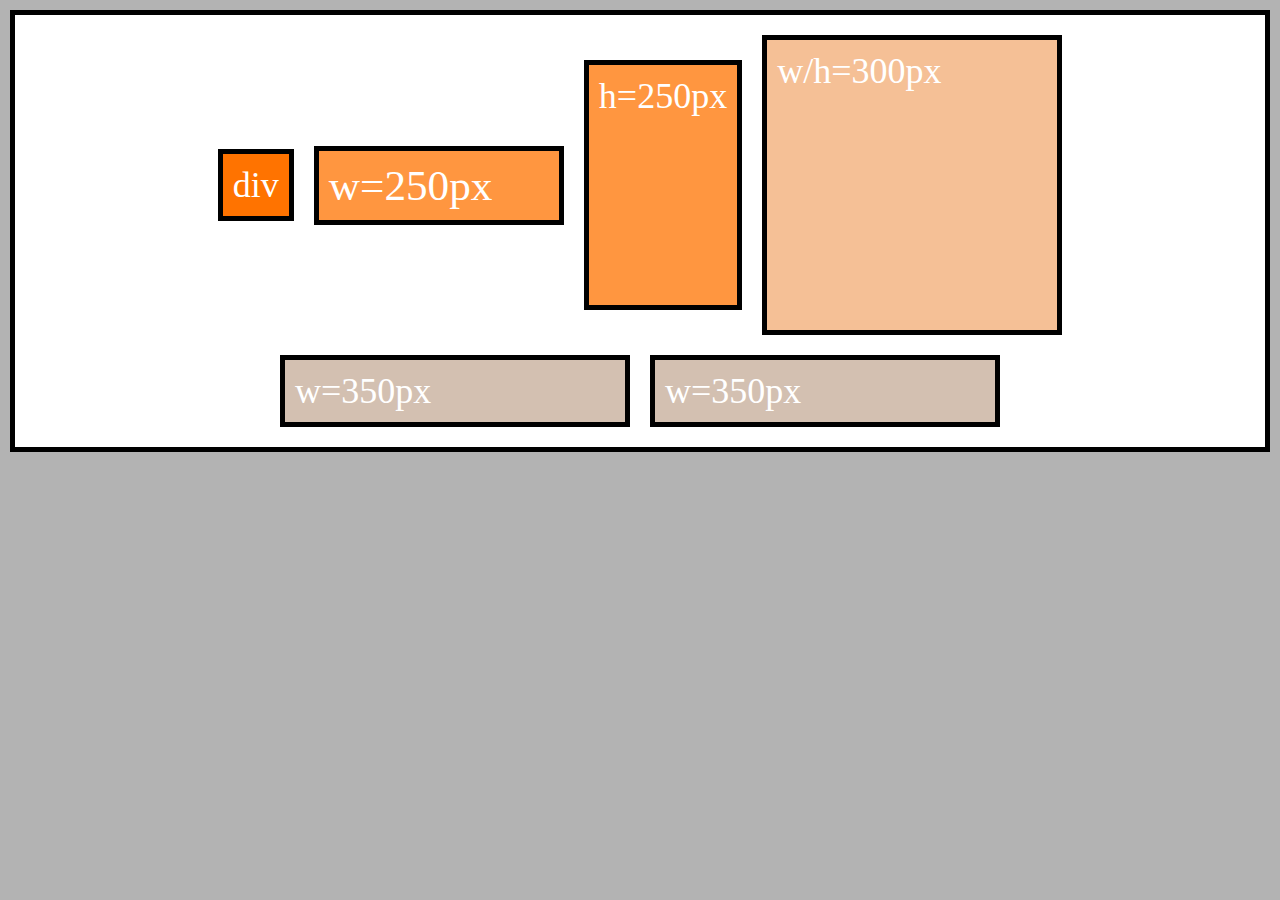
<file: flexbox-02-creating-a-flex-container-starting-code/index.html>
<!DOCTYPE html>
<html lang="en">
    <head>
        <meta charset="UTF-8">
        <meta http-equiv="X-UA-Compatible" content="ie=edge">
        <link rel="stylesheet" href="main.css">
        <title>Flexbox</title>
    </head>
    <body>
        <div class="flex-container">
            <div class="item-1">div</div>
            <div class="item-2">w=250px</div>
            <div class="item-3">h=250px</div>
            <div class="item-4">w/h=300px</div>
            <div class="item-5">w=350px</div>
            <div class="item-6">w=350px</div>
        </div>
    </body>
</html>
</file>
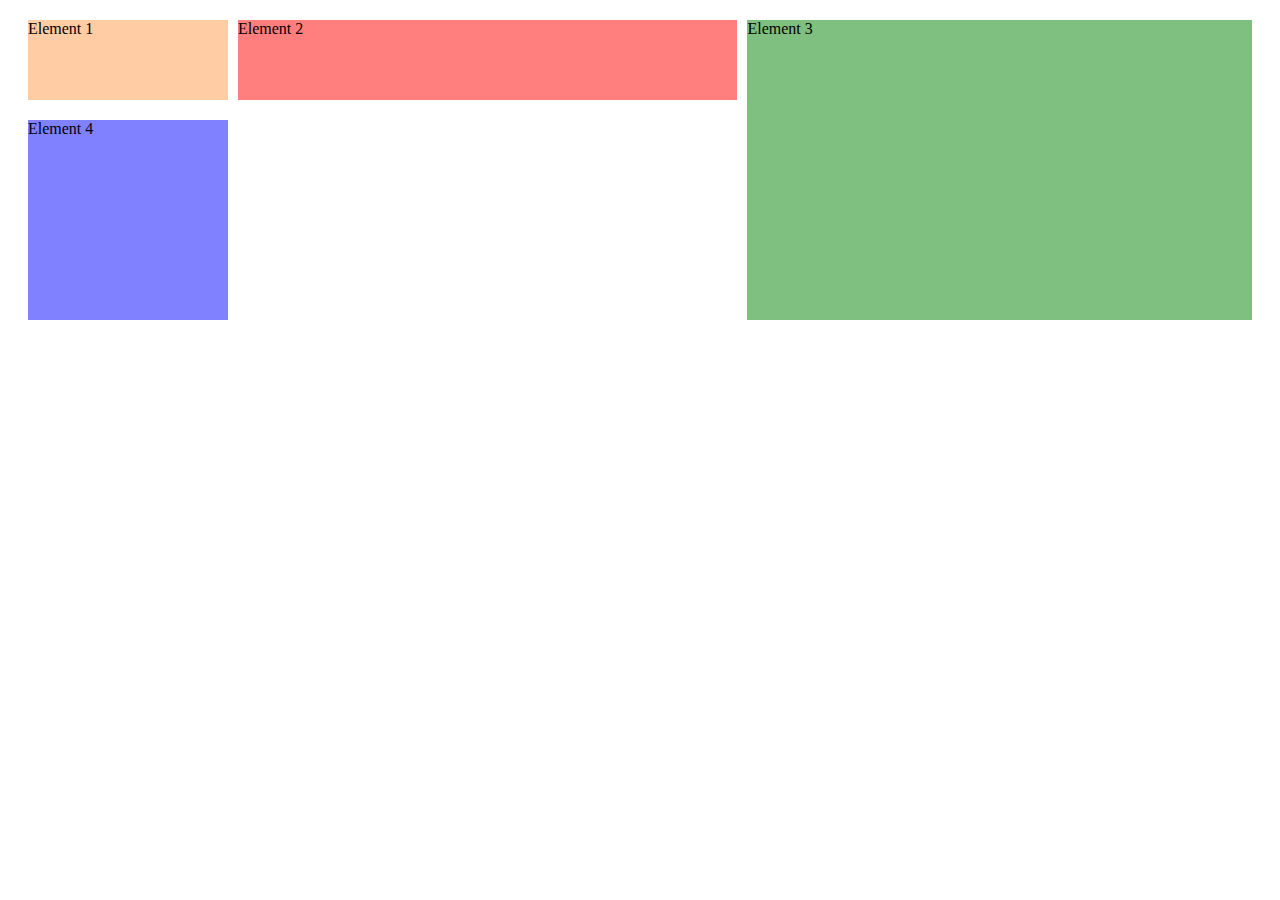
<file: grid-01-using-the-grid-on-our-projectstarting-code/index.html>
<!DOCTYPE html>
<html lang="en">
<head>
    <meta charset="UTF-8">
    <meta name="viewport" content="width=device-width, initial-scale=1.0">
    <meta http-equiv="X-UA-Compatible" content="ie=edge">
    <title>CSS Course</title>
    <link rel="stylesheet" href="main.css">
</head>
<body>
    <div class="container">
        <div class="el1">Element 1</div>
        <div class="el2">Element 2</div>
        <div class="el3">Element 3</div>
        <div class="el4">Element 4</div>
    </div>
</body>
</html>
</file>
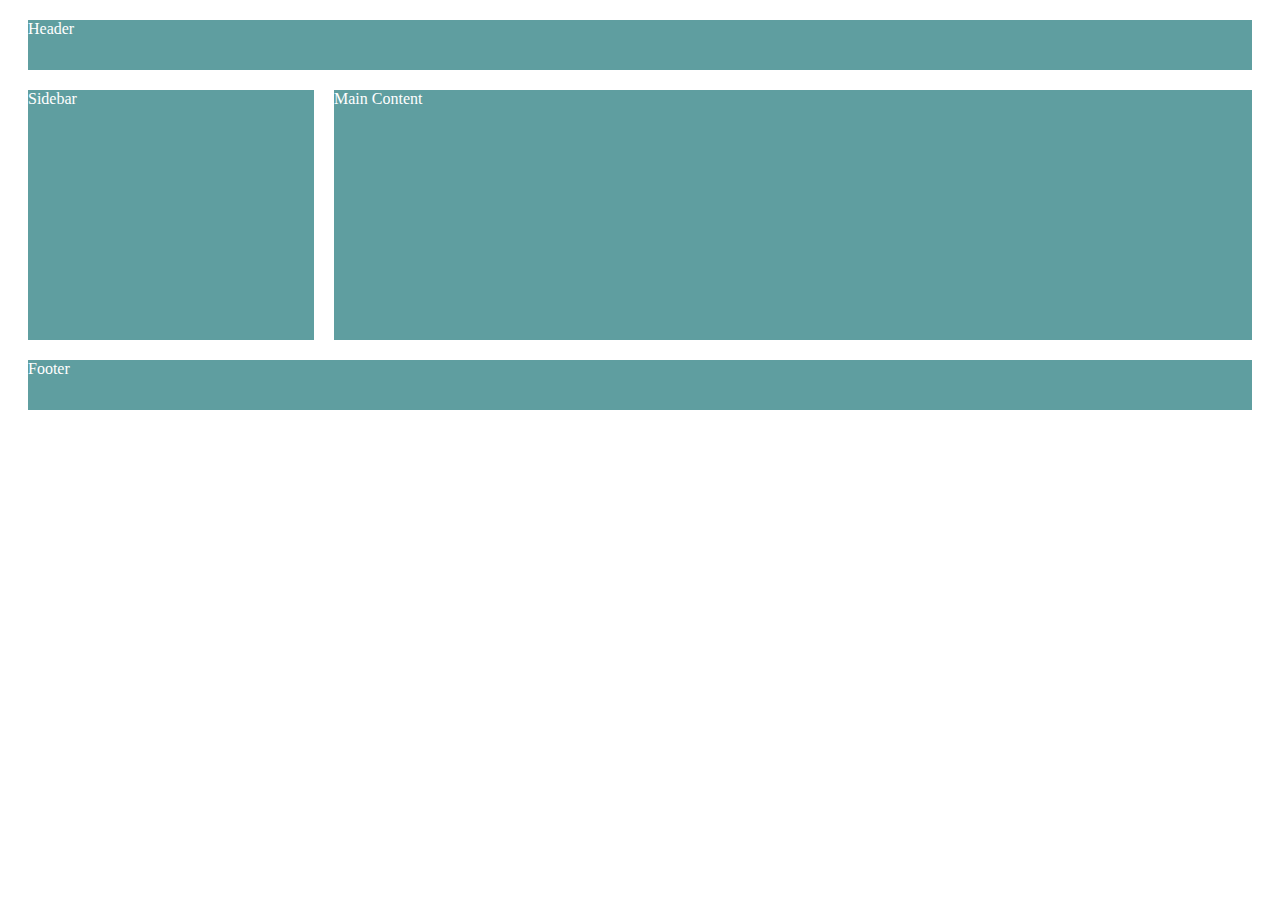
<file: grid-05-assignment-1-start/index.html>
<!DOCTYPE html>
<html lang="en">
  <head>
    <meta charset="UTF-8" />
    <meta name="viewport" content="width=device-width, initial-scale=1.0" />
    <meta http-equiv="X-UA-Compatible" content="ie=edge" />
    <title>CSS Course</title>
    <link rel="stylesheet" href="main.css" />
  </head>
  <body>
    <div class="grid-container">
      <header class="header">Header</header>
      <nav class="sidebar">Sidebar</nav>
      <main class="main-content">Main Content</main>
      <footer class="footer">Footer</footer>
    </div>
  </body>
</html>
</file>
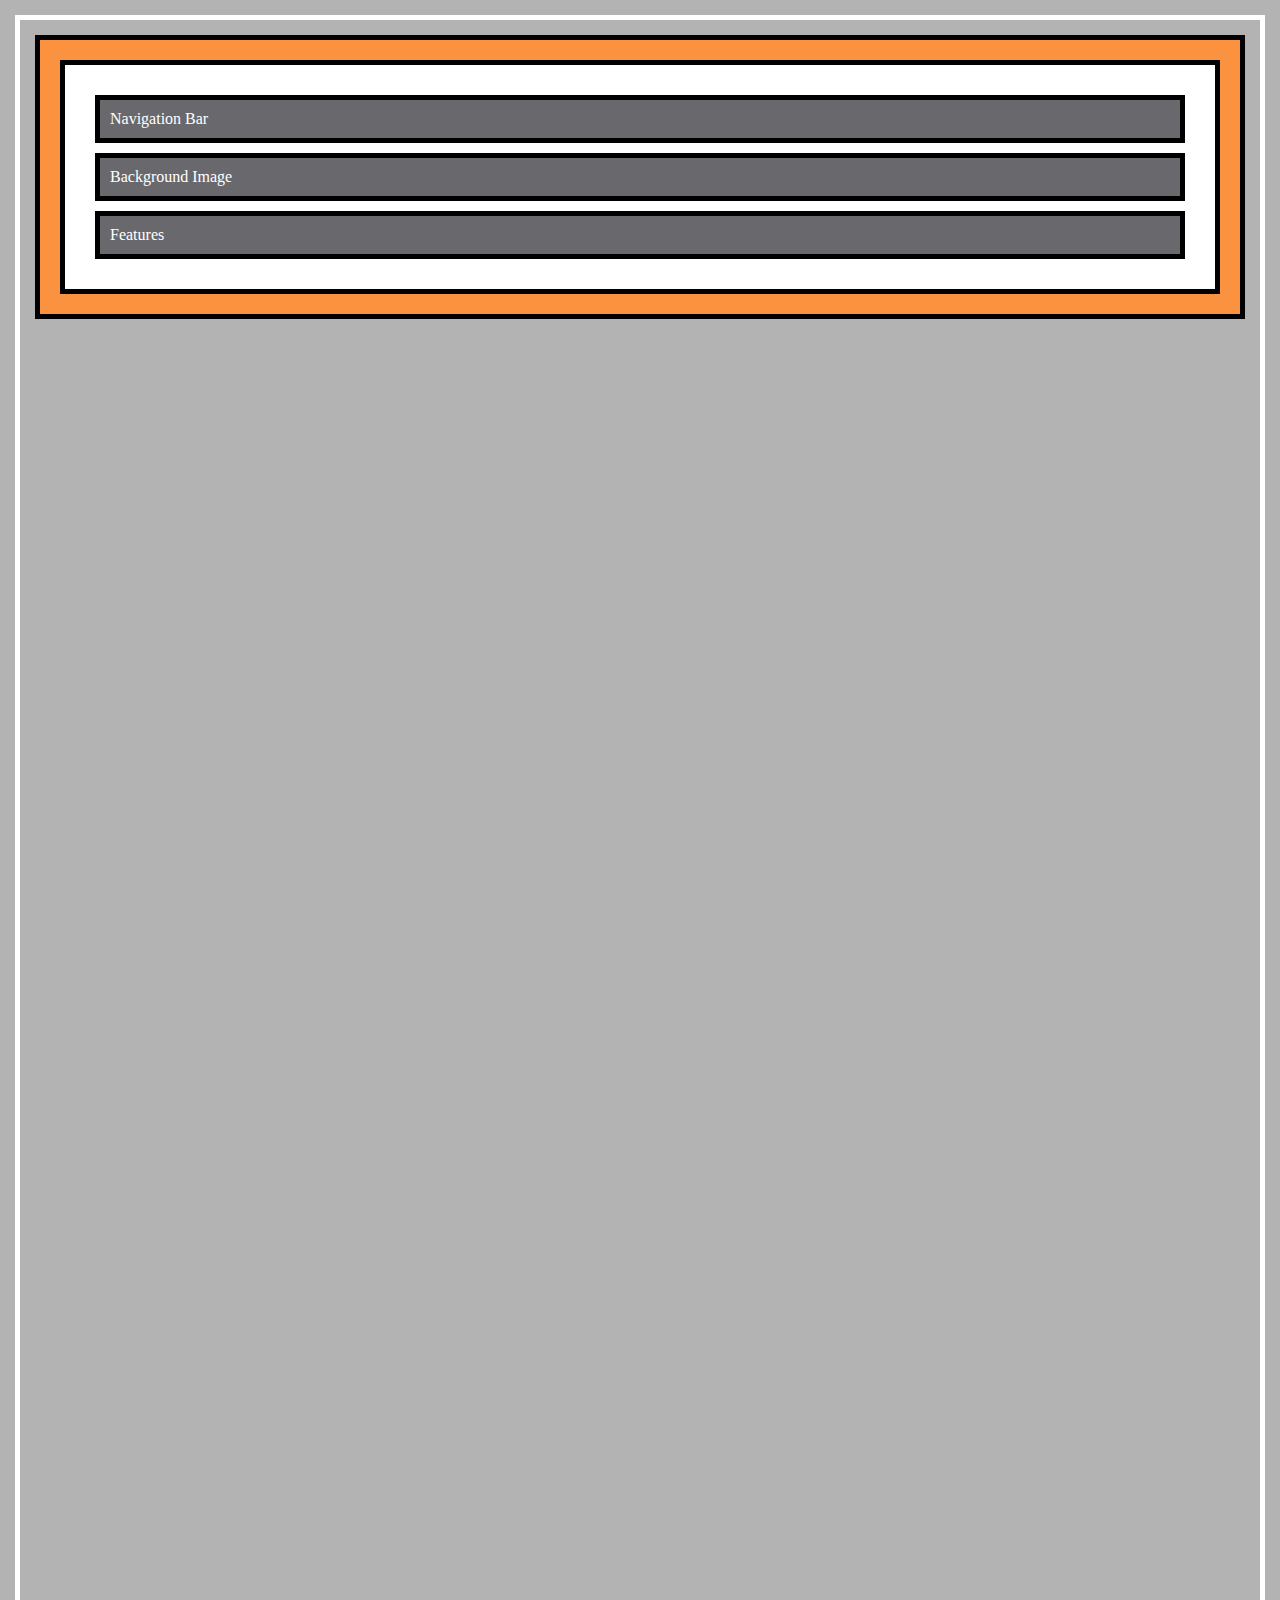
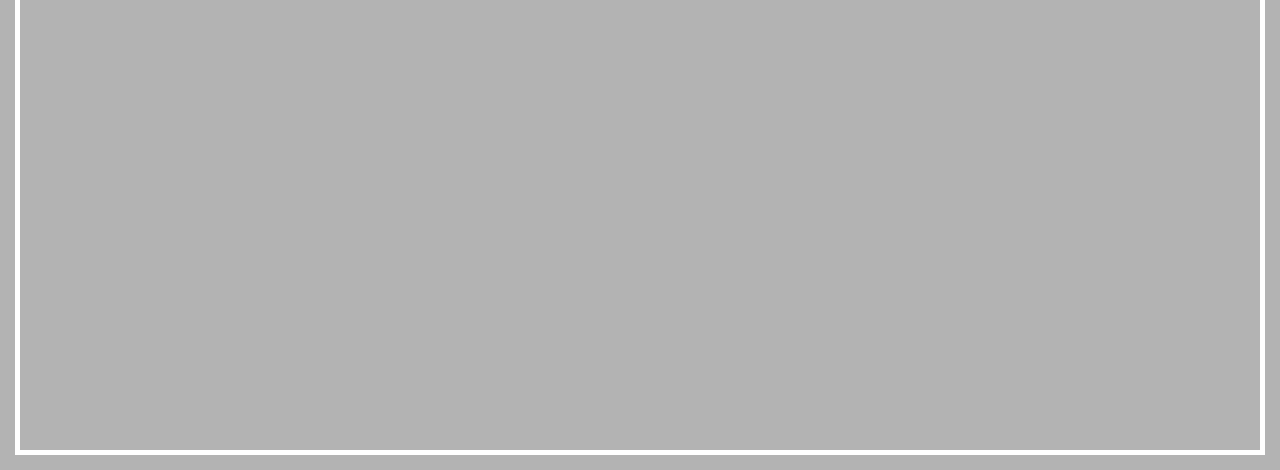
<file: position-02-working-with-fixed-starting-code/index.html>
<!DOCTYPE html>
<html lang="en">
    <head>
        <meta charset="UTF-8">
        <meta http-equiv="X-UA-Compatible" content="ie=edge">
        <link rel="stylesheet" href="main.css">
        <title>Position</title>
    </head>
    <body>
        <div class="parent">
            <div class="child-1">Navigation Bar</div>
            <div class="child-2">Background Image</div>
            <div class="child-3">Features</div>
        </div>
    </body>
</html>
</file>
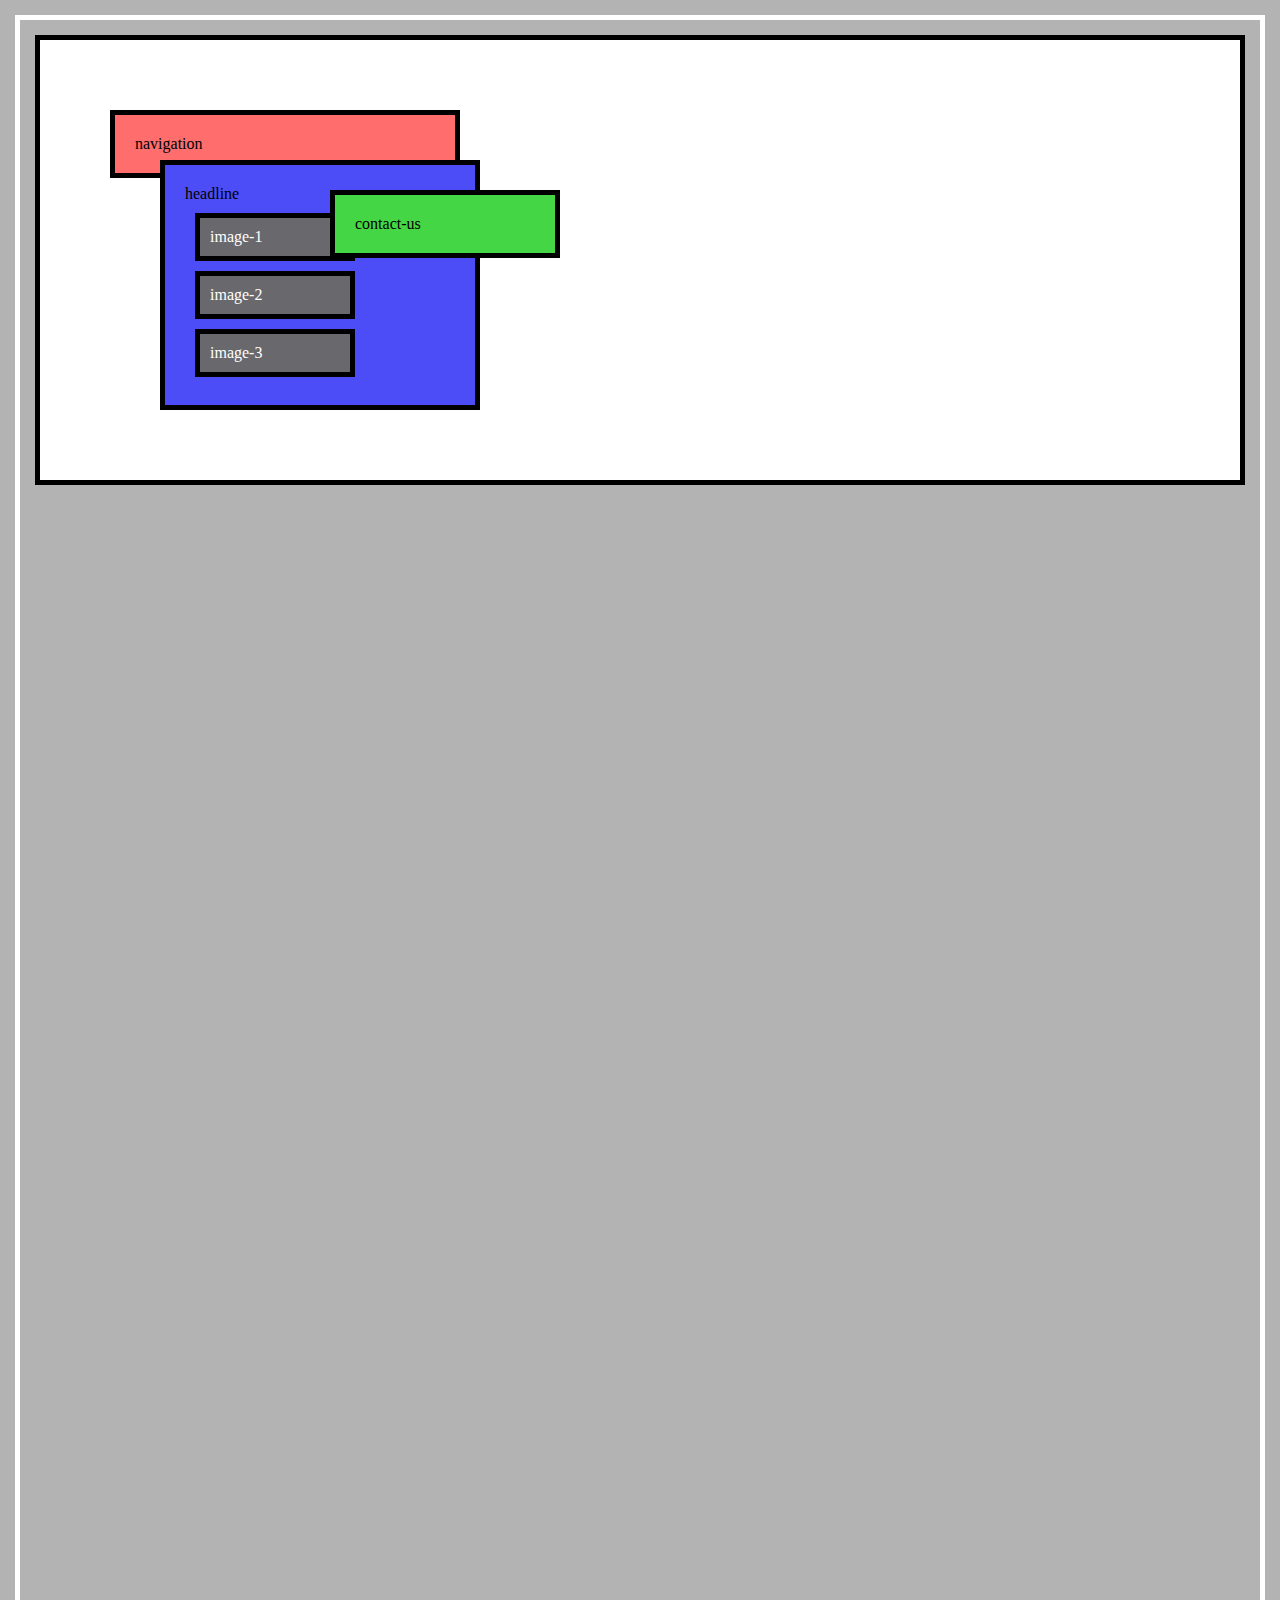
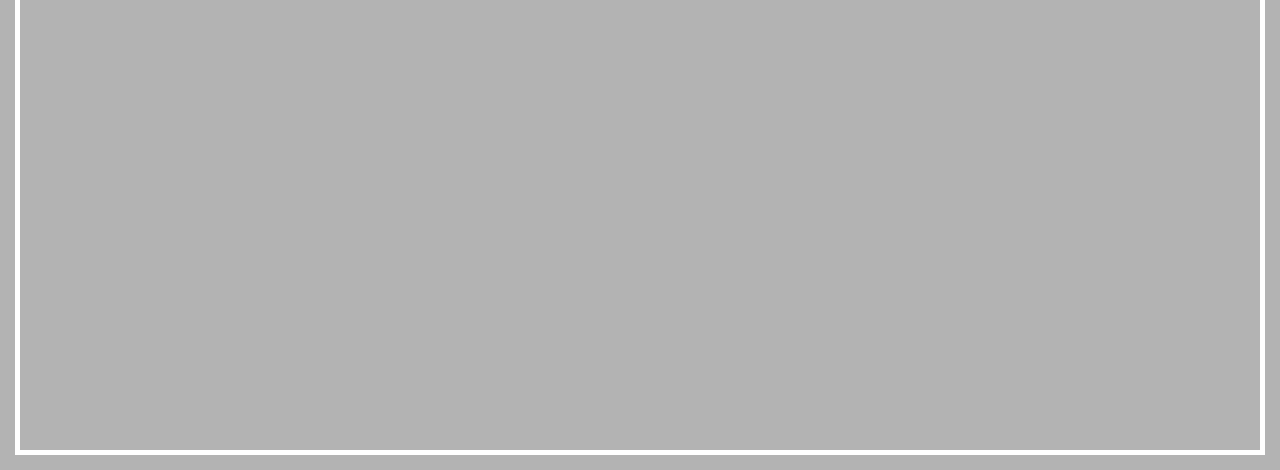
<file: position-08-understanding-stacking-context-starting-code/index.html>
<!DOCTYPE html>
<html lang="en">
    <head>
        <meta charset="UTF-8">
        <meta http-equiv="X-UA-Compatible" content="ie=edge">
        <link rel="stylesheet" href="main.css">
        <title>Position</title>
    </head>
    <body>
        <div class="navigation">navigation</div>
        <div class="headline">headline    
            <div class="image-1">image-1</div>
            <div class="image-2">image-2</div>
            <div class="image-3">image-3</div>
        </div>
        <div class="contact-us">contact-us</div>
    </body>
</html>
</file>
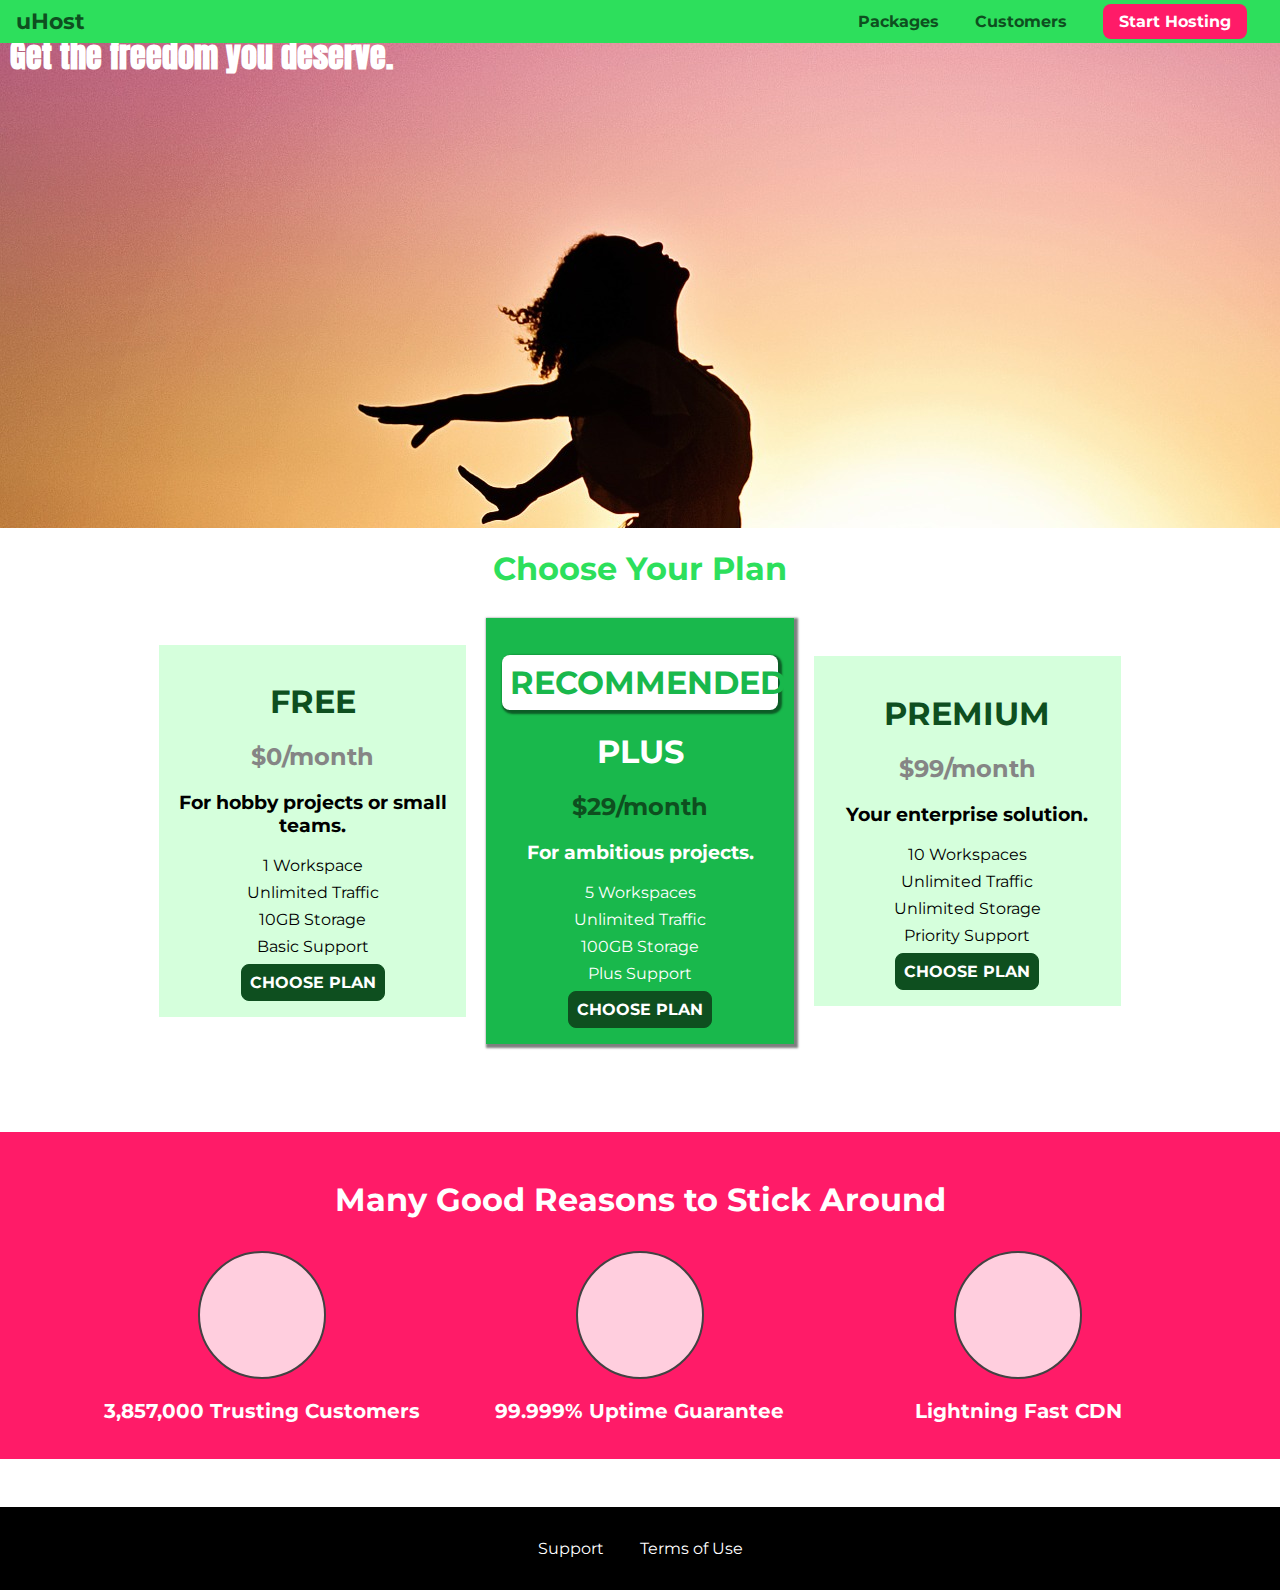
<file: position-09-assignment-problem/index.html>
<!DOCTYPE html>
<html lang="en">

<head>
    <meta charset="UTF-8">
    <meta http-equiv="X-UA-Compatible" content="ie=edge">
    <title>uHost</title>
    <link rel="shortcut icon" href="favicon.png">
    <link href="https://fonts.googleapis.com/css?family=Anton" rel="stylesheet">
    <link href="https://fonts.googleapis.com/css?family=Montserrat:400,700" rel="stylesheet">
    <link rel="stylesheet" href="shared.css">
    <link rel="stylesheet" href="main.css">
</head>

<body>
    <header class="main-header">
        <div>
            <a href="index.html" class="main-header__brand">
                uHost
            </a>
        </div>
        <nav class="main-nav">
            <ul class="main-nav__items">
                <li class="main-nav__item">
                    <a href="packages/index.html">Packages</a>
                </li>
                <li class="main-nav__item">
                    <a href="customers/index.html">Customers</a>
                </li>
                <li class="main-nav__item main-nav__item--cta">
                    <a href="start-hosting/index.html">Start Hosting</a>
                </li>
            </ul>
        </nav>
    </header>
    <main>
        <section id="product-overview">
            <h1>Get the freedom you deserve.</h1>
        </section>
        <section id="plans">
            <h1 class="section-title">Choose Your Plan</h1>
            <div class="plan__list">
                <article class="plan">
                    <h1 class="plan__title">FREE</h1>
                    <h2 class="plan__price">$0/month</h2>
                    <h3>For hobby projects or small teams.</h3>
                    <ul class="plan__features">
                        <li class="plan__feature">1 Workspace</li>
                        <li class="plan__feature">Unlimited Traffic</li>
                        <li class="plan__feature">10GB Storage</li>
                        <li class="plan__feature">Basic Support</li>
                    </ul>
                    <div>
                        <button class="button">CHOOSE PLAN</button>
                    </div>
                </article>
                <article class="plan plan--highlighted">
                    <h1 class="plan__annotation">RECOMMENDED</h1>
                    <h1 class="plan__title">PLUS</h1>
                    <h2 class="plan__price">$29/month</h2>
                    <h3>For ambitious projects.</h3>
                    <ul class="plan__features">
                        <li class="plan__feature">5 Workspaces</li>
                        <li class="plan__feature">Unlimited Traffic</li>
                        <li class="plan__feature">100GB Storage</li>
                        <li class="plan__feature">Plus Support</li>
                    </ul>
                    <div>
                        <button class="button">CHOOSE PLAN</button>
                    </div>
                </article>
                <article class="plan">
                    <h1 class="plan__title">PREMIUM</h1>
                    <h2 class="plan__price">$99/month</h2>
                    <h3>Your enterprise solution.</h3>
                    <ul class="plan__features">
                        <li class="plan__feature">10 Workspaces</li>
                        <li class="plan__feature">Unlimited Traffic</li>
                        <li class="plan__feature">Unlimited Storage</li>
                        <li class="plan__feature">Priority Support</li>
                    </ul>
                    <div>
                        <button class="button">CHOOSE PLAN</button>
                    </div>
                </article>
            </div>
        </section>
        <section id="key-features">
            <h1 class="section-title">Many Good Reasons to Stick Around</h1>
            <ul class="key-feature__list">
                <li class="key-feature">
                    <div class="key-feature__image">

                    </div>
                    <p class="key-feature__description">3,857,000 Trusting Customers</p>
                </li>
                <li class="key-feature">
                    <div class="key-feature__image">

                    </div>
                    <p class="key-feature__description">99.999% Uptime Guarantee</p>
                </li>
                <li class="key-feature">
                    <div class="key-feature__image">

                    </div>
                    <p class="key-feature__description">Lightning Fast CDN</p>
                </li>
            </ul>
        </section>
    </main>
    <footer class="main-footer">
        <nav>
            <ul class="main-footer__links">
                <li class="main-footer__link">
                    <a href="#">Support</a>
                </li>
                <li class="main-footer__link">
                    <a href="#">Terms of Use</a>
                </li>
            </ul>
        </nav>
    </footer>
</body>

</html>
</file>
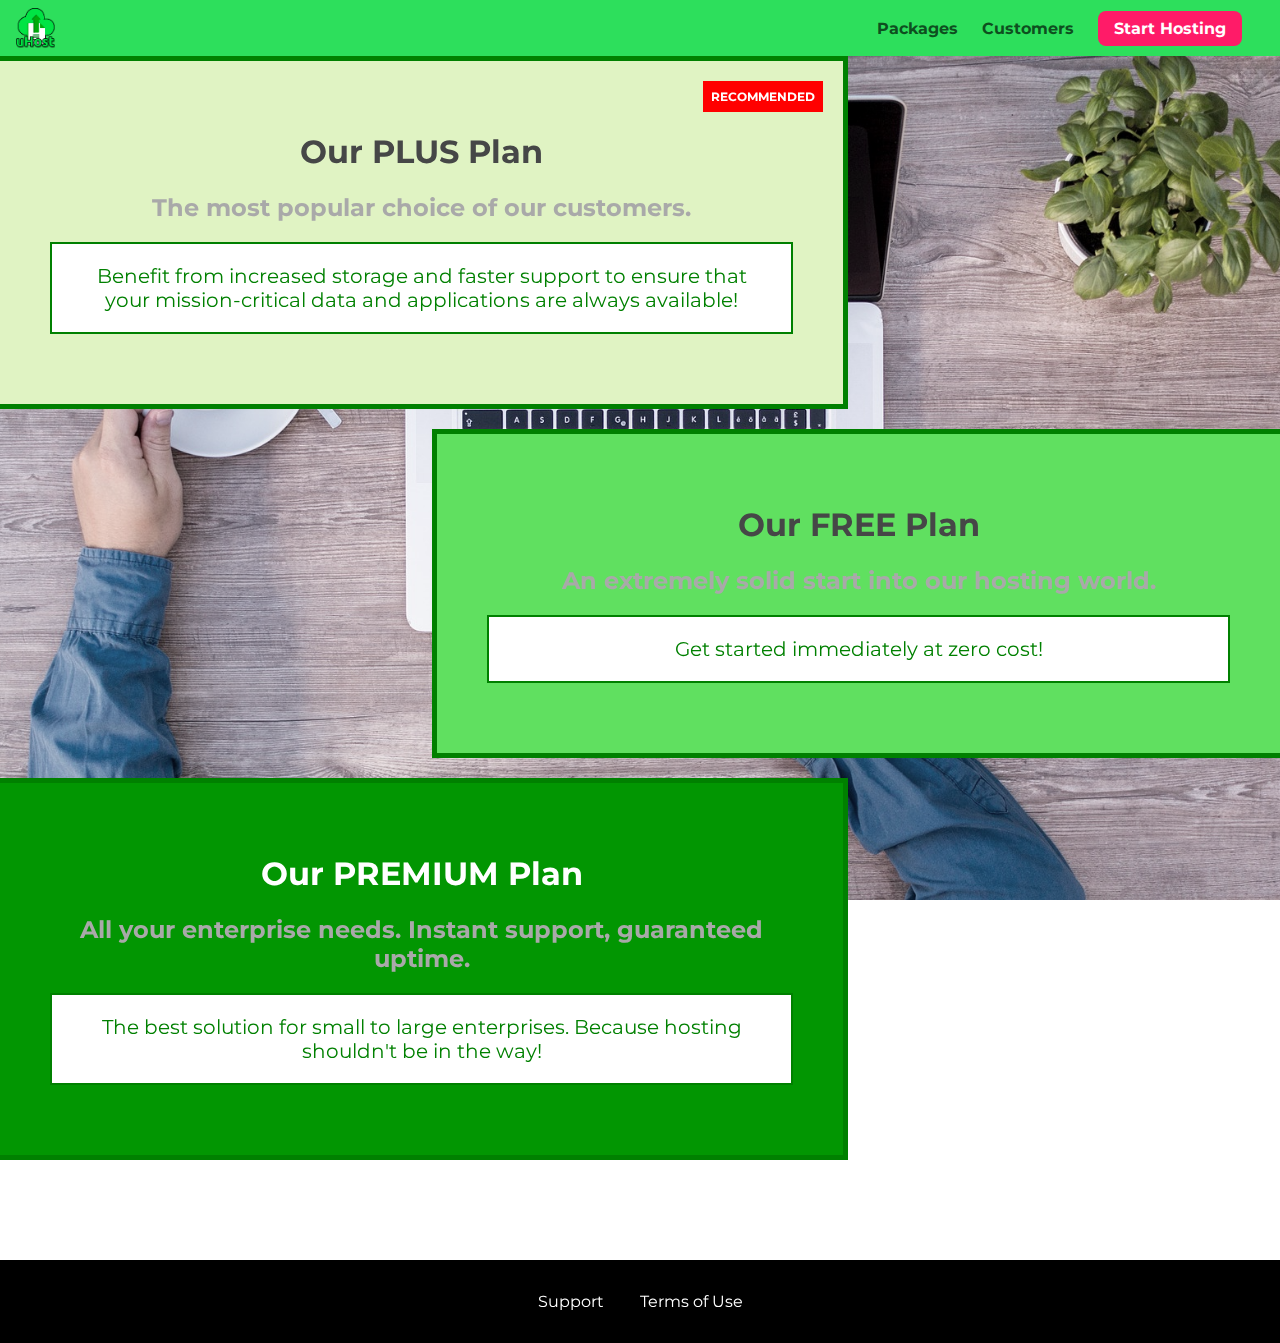
<file: diving-deeper-02-adding-the-header/packages/index.html>
<!DOCTYPE html>
<html lang="en">
  <head>
    <meta charset="UTF-8" />
    <meta http-equiv="X-UA-Compatible" content="ie=edge" />
    <meta name="viewport" content="width=device-width, initial-scale=1.0" />
    <title>uHost</title>
    <link rel="shortcut icon" href="favicon.png" />
    <link
      href="https://fonts.googleapis.com/css?family=Montserrat:400,700"
      rel="stylesheet"
    />
    <link rel="stylesheet" href="../shared.css" />
    <link rel="stylesheet" href="packages.css" />
    <link rel="stylesheet" href="../main.css" />
    <link
      rel="stylesheet"
      href="https://cdnjs.cloudflare.com/ajax/libs/animate.css/4.1.1/animate.min.css"
    />
  </head>

  <body>
    <div class="backdrop"></div>
    <div class="background"></div>
    <div class="modal">
      <h1 class="modal__title">Do you want to continue?</h1>
      <div class="modal__actions">
        <a href="start-hosting/index.html" class="modal__action">Yes!</a>
        <button class="modal__action modal__action--negative" type="button">
          No!
        </button>
      </div>
    </div>

    <header class="main-header">
      <div>
        <button class="toggle-button">
          <span class="toggle-button__bar"></span>
          <span class="toggle-button__bar"></span>
          <span class="toggle-button__bar"></span>
        </button>
        <a href="../index.html" class="main-header__brand">
          <img src="../images/uhost-icon.png" alt="image" />
        </a>
      </div>
      <nav class="main-nav">
        <ul class="main-nav__items">
          <li class="main-nav__item">
            <a href="index.html">Packages</a>
          </li>
          <li class="main-nav__item">
            <a href="../customers/customers.html">Customers</a>
          </li>
          <li class="main-nav__item main-nav__item--cta">
            <a href="../start-hosting/index.html">Start Hosting</a>
          </li>
        </ul>
      </nav>
    </header>

    <nav class="mobile-nav">
      <ul class="mobile-nav__items">
        <li class="mobile-nav__item">
          <a href="packages/index.html">Packages</a>
        </li>
        <li class="mobile-nav__item">
          <a href="customers/index.html">Customers</a>
        </li>
        <li class="mobile-nav__item mobile-nav__item--cta">
          <a href="start-hosting/index.html">Start Hosting</a>
        </li>
      </ul>
    </nav>

    <main>
      <section class="section-title plus">
        <a href="#">
          <h1 class="section-title__h1">Our PLUS Plan</h1>
          <h2 class="badge">RECOMMENDED</h2>
          <h2 class="section-title__h2">
            The most popular choice of our customers.
          </h2>
          <p class="section-title__p">
            Benefit from increased storage and faster support to ensure that
            your mission-critical data and applications are always available!
          </p>
        </a>
      </section>
      <section class="section-title free">
        <a href="#">
          <h1 class="section-title__h1">Our FREE Plan</h1>
          <h2 class="section-title__h2">
            An extremely solid start into our hosting world.
          </h2>
          <p class="section-title__p">Get started immediately at zero cost!</p>
        </a>
      </section>
      <div class="clearfix"></div>
      <section class="section-title premium">
        <a href="#">
          <h1 class="section-title__h1">Our PREMIUM Plan</h1>
          <h2 class="section-title__h2">
            All your enterprise needs. Instant support, guaranteed uptime.
          </h2>
          <p class="section-title__p">
            The best solution for small to large enterprises. Because hosting
            shouldn't be in the way!
          </p>
        </a>
      </section>
    </main>

    <footer class="main-footer">
      <nav>
        <ul class="main-footer__links">
          <li class="main-footer__link">
            <a href="#">Support</a>
          </li>
          <li class="main-footer__link">
            <a href="#">Terms of Use</a>
          </li>
        </ul>
      </nav>
    </footer>
    <script src="../shared.js"></script>
  </body>
</html>
</file>
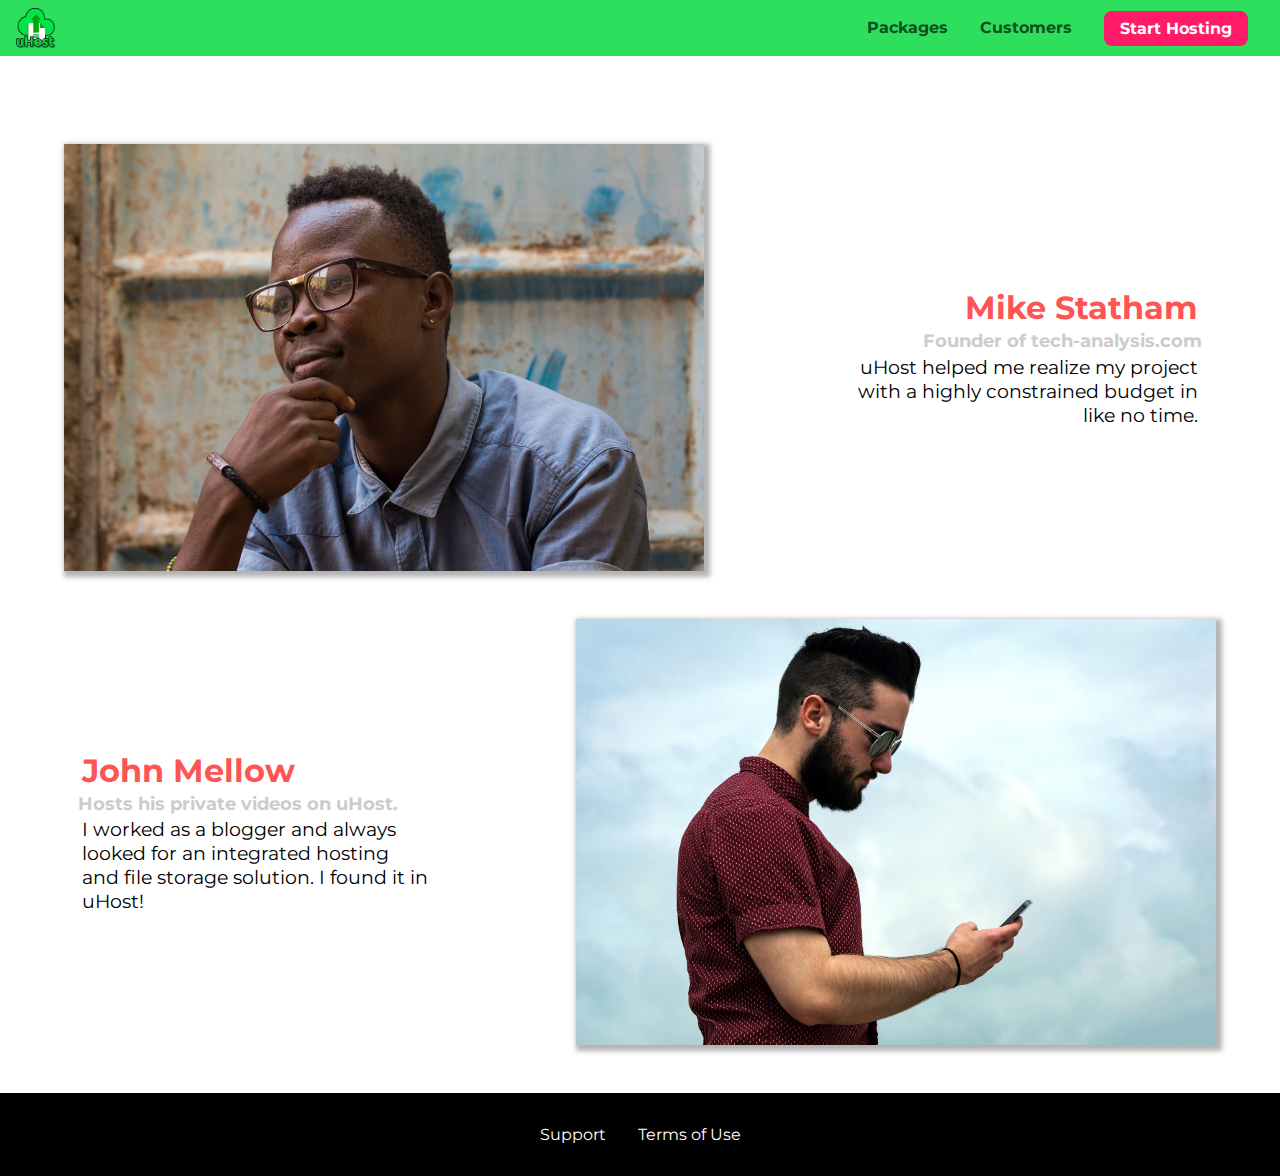
<file: flexbox-01-how-we-could-improve-starting-code/customers/index.html>
<!DOCTYPE html>
<html lang="en">

<head>
    <meta charset="UTF-8">
    <meta name="viewport" content="width=device-width, initial-scale=1.0">
    <meta http-equiv="X-UA-Compatible" content="ie=edge">
    <title>uHost Customers</title>
    <link rel="shortcut icon" href="../favicon.png">
    <link rel="stylesheet" href="../shared.css">
    <link rel="stylesheet" href="customers.css">
</head>

<body>
    <div class="backdrop"></div>
    <header class="main-header">
        <div>
            <button class="toggle-button">
                <span class="toggle-button__bar"></span>
                <span class="toggle-button__bar"></span>
                <span class="toggle-button__bar"></span>
            </button>
            <a href="../index.html" class="main-header__brand">
                <img src="../images/uhost-icon.png" alt="uHost - Your favorite hosting company">
            </a>
        </div>
        <nav class="main-nav">
            <ul class="main-nav__items">
                <li class="main-nav__item">
                    <a href="../packages/index.html">Packages</a>
                </li>
                <li class="main-nav__item">
                    <a href="index.html">Customers</a>
                </li>
                <li class="main-nav__item main-nav__item--cta">
                    <a href="../start-hosting/index.html">Start Hosting</a>
                </li>
            </ul>
        </nav>
    </header>
    <nav class="mobile-nav">
        <ul class="mobile-nav__items">
            <li class="mobile-nav__item">
                <a href="../packages/index.html">Packages</a>
            </li>
            <li class="mobile-nav__item">
                <a href="index.html">Customers</a>
            </li>
            <li class="mobile-nav__item mobile-nav__item--cta">
                <a href="../start-hosting/index.html">Start Hosting</a>
            </li>
        </ul>
    </nav>
    <main>
        <div>
            <div class="testimonial" id="customer-1">
                <div class="testimonial__image-container">
                    <img src="../images/customer-1.jpg" alt="Mike Statham - Customer" class="testimonial__image">
                </div>
                <div class="testimonial__info">
                    <h1 class="testimonial__name">Mike Statham</h1>
                    <h2 class="testimonial__subtitle">Founder of
                        <a href="tech-analysis.com">tech-analysis.com</a>
                    </h2>
                    <p class="testimonial__text">uHost helped me realize my project with a highly constrained budget in like no time.</p>
                </div>
            </div>
            <div class="testimonial" id="customer-2">

                <div class="testimonial__info">
                    <h1 class="testimonial__name">John Mellow</h1>
                    <h2 class="testimonial__subtitle">Hosts his private videos on uHost.
                    </h2>
                    <p class="testimonial__text">I worked as a blogger and always looked for an integrated hosting and file storage solution. I found
                        it in uHost!
                    </p>
                </div>
                <div class="testimonial__image-container">
                    <img src="../images/customer-2.jpg" alt="John Mellow - Customer" class="testimonial__image">
                </div>
            </div>
        </div>
    </main>
    <footer class="main-footer">
        <nav>
            <ul class="main-footer__links">
                <li class="main-footer__link">
                    <a href="#">Support</a>
                </li>
                <li class="main-footer__link">
                    <a href="#">Terms of Use</a>
                </li>
            </ul>
        </nav>
    </footer>
    <script src="../shared.js"></script>
</body>

</html>
</file>
<file: basics-06-assignment-problem/main.css>
body {
  font-family: "Courier New", Courier, monospace;
}

#assignment-instructions {
  color: red;
  font-family: sans-serif;
}

code {
  color: red;
  /* font-family: inherit; */
}

.green-color {
  color: rgb(39, 10, 231);
}

/* li + li {
  background-color: black;
  color: white;
} */
/* li + li - селектирай всеки li, който стои под друг li. Така решаваме задача 6 */
</file>
<file: diving-deeper-02-adding-the-header/main.css>
@import url("https://fonts.googleapis.com/css2?family=Bungee+Inline&family=Quicksand:wght@400;500;600;700&family=Roboto:wght@300;400;700&display=swap"); /* По-добре е шрифтовете да се изпортват в CSS-а, вместо да се слагат като линк на всяка html страница. */

/* Версия за мобилно устройство. Използваме подхода mobile device first. */
* {
  box-sizing: border-box;
}

body {
  font-family: "Montserrat", sans-serif;
  margin: 0;
}

/* Правим така, че футъра да стои винаги най-долу, независимо от мащаба на страницата. */
main {
  min-height: calc(
    100vh - 3.5rem - 2.2rem
  ); /* За целта калкулираме min-height на майн елемента като от 100vh изваждаме височината на хедъра и височината на футъра */
  margin-top: 3.5rem;
}

.backdrop {
  position: fixed;
  display: none;
  top: 0;
  left: 0;
  z-index: 100;
  width: 100vw;
  height: 100vh;
  background: rgba(0, 0, 0, 0.5);
}

#product-overview {
  position: relative;
  z-index: -1;
  /* background: url("freedom.jpg"); */
  /* background-image: linear-gradient(to left bottom, red, blue); */
  /* background-image: linear-gradient(30deg, red -10%, green 70%, yellow, orange); */
  /* background-image: linear-gradient(30deg, red, transparent); */
  /* background-image: radial-gradient(red, transparent); */
  /* background-image: radial-gradient(circle at top right, red, transparent); */
  /* background-image: radial-gradient(ellipse 20px 30px at 20% 50%, red, green); */
  /* background-image: radial-gradient(
    ellipse farthest-side at 20% 50%,
    red,
    green
  ); */
  /* farthest-side - това означава, че последния цвят на градиента ще се разтегли до -най-далечната граница- на елемента на който градиента е приложен. 
   - Можем да зададем и closest-side. Тогава последният цвят на градиента ще се разтегли до -най-бизката граница- на елемента на който градиента е приложен. 
   - closest-corner - до най-бизкия ъгъл. 
   - farthest-corner - до най-далечния ъгъл. */
  /* background-image: radial-gradient(circle at 20% 50%, red, transparent); */
  /* background-size: cover; */
  /* background-position: 0px -100px; */
  /* Първата стойност контролира хоризонталното изместване, втората - ертикалното. */
  /* width: 100%;
  height: 528px;
  padding: 10px;
  margin-top: 30px; */
}

/* Можем да задаваме повече от едно изображение за фон елемента, както и повече от един цвят или градиент и да ги наслагваме едно върху друго. */
#product-overview {
  /* background: linear-gradient(to top, rgba(80, 68, 18, 0.6) 10%, transparent),
    url("freedom.jpg"), red; */

  background: url("freedom.jpg");

  /* background-size: cover; */
  background-position: -150px -180px;

  width: 100%;
  height: 528px;
  padding: 10px;
  margin-top: 10px;
}

#product-overview h1 {
  position: absolute;
  bottom: 0px;
  color: white;
  font-family: "Anton", sans-serif;
  font-size: 1.6rem;
}

.section-title {
  color: #2ddf5c;
  text-align: center;
}

.plan {
  background: #d5ffdc;
  text-align: center;
  padding: 16px;
  margin: 8px 0;
  width: 100%;
}

.plan--highlighted {
  background: #19b84c;
  color: white;
  box-shadow: 2px 2px 2px 2px rgba(0, 0, 0, 0.5);
}

.plan__annotation {
  background: white;
  color: #19b84c;
  box-shadow: 2px 2px 2px 2px rgba(0, 0, 0, 0.5);
  padding: 8px;
  border-radius: 8px;
}

.plan__title {
  color: #0e4f1f;
}

.plan__price {
  color: #858585;
}

.plan--highlighted .plan__title {
  color: white;
}

.plan--highlighted .plan__price {
  color: #0e4f1f;
}

.premium {
  margin-bottom: 100px;
}

ul li {
  list-style-type: none;
  margin: 8px 0;
}

ul {
  margin: 0;
  padding: 0;
}

.button {
  background: #0e4f1f;
  color: white;
  font: inherit;
  border: none;
  padding: 8px;
  border-radius: 8px;
  font-weight: bold;
  cursor: pointer;
}

.button:hover,
.button:active {
  background: white;
  color: #0e4f1f;
}

#key-features {
  background: #ff1b68;
  margin-top: 80px;
  padding: 16px;
}

#key-features .section-title {
  color: white;
  margin: 32px;
}

.key-feature__list {
  margin: 0;
  padding: 0;
  text-align: center;
}

.key-feature {
  display: inline-block;
  width: 30%;
  vertical-align: top;
}

.key-feature__image {
  background: #ffcede;
  width: 128px;
  height: 128px;
  border: 2px solid #424242;
  border-radius: 50%;
  margin: auto; /* Центрира елементите хоризонтално */
  padding: 20px;
}

.key-feature__description {
  text-align: center;
  font-weight: bold;
  color: white;
  font-size: 20px;
}

/* h1 {
    font-family: sans-serif;
} */

.main-header {
  width: 100%;
  background: #2ddf5c;
  padding: 8px 16px;
  position: fixed;
  top: 0px;
  left: 0px;
}

.main-header > div {
  display: inline-block;
  vertical-align: middle;
}

.toggle-button {
  width: 3rem;
  background: transparent;
  border: none;
  cursor: pointer;
  padding-top: 0;
  padding-bottom: 0;
  vertical-align: middle;
}

.toggle-button:focus {
  outline: none;
}

.toggle-button__bar {
  width: 100%;
  height: 0.2rem;
  background: black;
  display: block;
  margin: 0.6rem 0;
}

.main-header__brand {
  color: #0e4f1f;
  text-decoration: none;
  font-weight: bold;
  font-size: 22px;
  vertical-align: middle;
}

.main-header__brand img {
  height: 40px;
  vertical-align: middle;
}

.main-nav {
  text-align: right;
  width: calc(100% - 45px);
  vertical-align: middle;
}

.main-nav__item {
  display: inline-block;
  margin-right: 20px;
}

.main-nav__item a,
.mobile-nav__item a {
  text-decoration: none;
  color: #0e4f1f;
  font-weight: bold;
  padding: 3px 0;
}

.main-nav__item a:hover,
.main-nav__item a:active {
  color: white;
  border-bottom: 5px solid #0e4f1f;
}

.main-nav__items {
  margin: 0;
  padding: 0;
  list-style: none;
  display: none;
}

.main-nav__item--cta a,
.mobile-nav__item--cta a {
  color: white;
  background: #ff1b68;
  padding: 8px 16px;
  border-radius: 8px;
}

.main-nav__item--cta a:hover,
.main-nav__item--cta a:active,
.mobile-nav__item--cta a:hover {
  color: #ff1b68;
  background: white;
  border: none;
}

.main-footer {
  background: black;
  padding: 32px;
  /* margin-top: 48px; */
}

.main-footer nav {
  vertical-align: middle;
}

.main-footer__links {
  margin: 0;
  padding: 0;
  text-align: center;
  vertical-align: middle;
}

.main-footer__link {
  display: inline-block;
  margin: 0 16px;
}

.main-footer__link a {
  color: white;
  text-decoration: none;
}

.main-footer__link a:hover,
.main-footer__link a:active {
  color: #ccc;
}

.modal {
  position: fixed;
  display: none;
  z-index: 200;
  top: 20%;
  left: 30%;
  width: 40%;
  background: white;
  padding: 1rem;
  border: 1px solid #ccc;
  box-shadow: 1px 1px 1px rgba(0, 0, 0, 0.5);
}

.modal__title {
  text-align: center;
  margin: 0 0 1rem 0;
}

.modal__actions {
  text-align: center;
}

.modal__action {
  border: 1px solid #0e4f1f;
  background: #0e4f1f;
  text-decoration: none;
  color: white;
  font: inherit;
  padding: 0.5rem 1rem;
  cursor: pointer;
}

.modal__action:hover,
.modal__action:active {
  background: #2ddf5c;
  border-color: #2ddf5c;
}

.modal__action--negative {
  background: red;
  border-color: red;
}

.modal__action--negative:hover,
.modal__action--negative:active {
  background: #ff5454;
  border-color: #ff5454;
}

.mobile-nav {
  display: none;
  position: fixed;
  z-index: 101;
  margin-top: 50px;
  top: 0;
  left: 0;
  background: white;
  width: 80%;
  height: 100vh;
  box-shadow: 3px 3px 3px rgba(0, 0, 0, 0.5);
}

.mobile-nav__items {
  width: 90%;
  height: 100%;
  list-style: none;
  margin: 10% auto;
  padding: 0;
  text-align: center;
}

.mobile-nav__item {
  margin: 1rem 0;
}

.mobile-nav__item a {
  font-size: 1.5rem;
}

/* Версия за компютър */
/* @media (min-width: 40rem) and (min-height: 60rem) {} - може и така. Тогава условието ще се изпълни ако резолюцията е в тези граници. */
@media (min-width: 40rem) and (orientation: portrait) {
}
@media (min-width: 40rem), (orientation: portrait) {
} /* Ако едно от двете условия е изпълнено. */

@media (min-width: 40rem) {
  .main-nav {
    display: inline-block;
  }

  .main-nav__items {
    display: inline-block;
  }

  .toggle-button {
    display: none;
  }

  #product-overview {
    background-position: 80px -180px;
  }

  #product-overview h1 {
    font-size: 3rem;
  }

  .plan_list {
    text-align: center;
    width: 100%;
    margin: auto;
    /* Когато искаме да центрираме елементи на страницата, слагаме ги в div и даваме margin: auto. */
  }

  .plan {
    display: inline-block;
    width: 30%; /* Ако приложим само display: inline-block; няма да се случи нищо, защото по-нагоре, в css-а за мобилно устройство сме казали width: 100%; Няма как да станат едно до друго при това положение. Трябва да променим и width за да се получи.*/
    vertical-align: middle;
    min-width: 13rem;
    max-width: 23.3rem;
  }
}

@media (min-width: 40rem) and (orientation: landscape) {
  #product-overview {
    background-position: 0px -180px;
    height: 250px;
  }

  #product-overview h1 {
    font-size: 2rem;
  }
}

@media (max-width: 29rem) {
  .key-feature {
    display: block;
    margin: auto;
    width: 100%;
  }
}
</file>
<file: diving-deeper-06-assignment-problem/main.css>
html,
body {
  height: 100%;
}
/* Всички тагоне, които са над тага, който искаме да сетнем на height: 100%, трябва да има и те height: 100% за да се получи. В случая над body тага, имаме html таг, който също трябва да се сетне на 100%. */

.nice-box {
  width: 200px;
  height: 200px;
  border: 5px solid red;
  padding: 5px 10px 15px 20px;
  margin: 20px 10px 28px 5px;
  display: inline-block;
}

.first {
  height: 100%;
  width: 50%;
  box-sizing: border-box;
  /* По подразбиране box-sizing е сетнато на content-box. content-box измерва размера на елементите без да включва в него падинга и маржинга. Ако искаме размерите, които даваме да включват и падинга и маржинга, тогава трябва да зададем box-sizing: border-box. */
}

.first:hover {
  background: green;
}

div:last-of-type:hover {
  border-color: blue;
  /* Ще селектира последния от поредица дивове и ще му приложи ховер ефект. */
}
</file>
<file: flexbox-01-how-we-could-improve-starting-code/shared.css>
@import url("https://fonts.googleapis.com/css?family=Roboto:100,400,900");
@import url("https://fonts.googleapis.com/css?family=Anton");
@import url("https://fonts.googleapis.com/css?family=Montserrat:400,700");

* {
  box-sizing: border-box;
}

body {
  font-family: "Montserrat", sans-serif;
  margin: 0;
}

main {
  min-height: calc(100vh - 3.5rem - 8rem);
  margin-top: 3.5rem;
}

.backdrop {
  position: fixed;
  display: none;
  top: 0;
  left: 0;
  z-index: 100;
  width: 100vw;
  height: 100vh;
  background: rgba(0, 0, 0, 0.5);
}

.main-header {
  width: 100%;
  position: fixed;
  top: 0;
  left: 0;
  background: #2ddf5c;
  padding: 0.5rem 1rem;
  z-index: 1;

  display: flex;
  align-items: center;
  justify-content: space-between;
}

/* .main-header > div {
  display: inline-block;
  vertical-align: middle;
} */ /* Това не ни трябва, защото вече .main-header > div е вътре във флекс контейнера. */

.toggle-button {
  width: 3rem;
  background: transparent;
  border: none;
  cursor: pointer;
  padding-top: 0;
  padding-bottom: 0;
  vertical-align: middle;
}

.toggle-button:focus {
  outline: none;
}

.toggle-button__bar {
  width: 100%;
  height: 0.2rem;
  background: black;
  display: block;
  margin: 0.6rem 0;
}

.main-header__brand {
  color: #0e4f1f;
  text-decoration: none;
  font-weight: bold;
  /* height: 2.5rem; */
  /* width: 20px; */

  /* display: inline-block;
  vertical-align: middle; */ /* Това също не ни трябва, защото вече .main-header > div е вътре във флекс контейнера. */
}

.main-header__brand img {
  height: 100%;

  height: 2.5rem;
  vertical-align: middle;
  /* width: 100%; */
}

.main-nav {
  display: none;
}

.main-nav__items {
  margin: 0;
  padding: 0;
  list-style: none;

  display: flex;
  /* justify-content: flex-end; */
}

.main-nav__item {
  /* display: inline-block; */
  margin: 0 1rem;
}

.main-nav__item a,
.mobile-nav__item a {
  text-decoration: none;
  color: #0e4f1f;
  font-weight: bold;
  padding: 0.2rem 0;
}

.main-nav__item a:hover,
.main-nav__item a:active {
  color: white;
  border-bottom: 5px solid white;
}

.main-nav__item--cta a,
.mobile-nav__item--cta a {
  color: white;
  background: #ff1b68;
  padding: 0.5rem 1rem;
  border-radius: 8px;
}

.main-nav__item--cta a:hover,
.main-nav__item--cta a:active,
.mobile-nav__item--cta a:hover,
.mobile-nav__item--cta a:active {
  color: #ff1b68;
  background: white;
  border: none;
}

@media (min-width: 40rem) {
  .toggle-button {
    display: none;
  }

  .main-nav {
    /* display: inline-block;
    text-align: right;
    width: calc(100% - 44px);
    vertical-align: middle; */
    display: flex;
  }
}

.main-footer {
  background: black;
  padding: 2rem;
  margin-top: 3rem;
}

.main-footer__links {
  list-style: none;
  margin: 0;
  padding: 0;
  /* text-align: center; */
  display: flex;
  flex-direction: column;
  align-items: center;
}

.main-footer__link {
  /* display: block; */
  margin: 0.5rem 0;
}

.main-footer__link a {
  color: white;
  text-decoration: none;
}

.main-footer__link a:hover,
.main-footer__link a:active {
  color: #ccc;
}

.mobile-nav {
  display: none;
  position: fixed;
  z-index: 101;
  top: 0;
  left: 0;
  background: white;
  width: 80%;
  height: 100vh;
}

.mobile-nav__items {
  width: 90%;
  height: 100%;
  list-style: none;
  padding: 0;
  /* margin: 10% auto;
  text-align: center; */
  display: flex;
  flex-direction: column;
  align-items: center;
  justify-content: center;
}

.mobile-nav__item {
  margin: 1rem 0;
}

.mobile-nav__item a {
  font-size: 1.5rem;
}

.button {
  background: #0e4f1f;
  color: white;
  font: inherit;
  border: 1.5px solid #0e4f1f;
  padding: 0.5rem;
  border-radius: 8px;
  font-weight: bold;
  cursor: pointer;
}

.button:hover,
.button:active {
  background: white;
  color: #0e4f1f;
}

.button:focus {
  outline: none;
}

.button[disabled] {
  cursor: not-allowed;
  border: #a1a1a1;
  background: #ccc;
  color: #a1a1a1;
}

.open {
  display: block !important;
}

@media (min-width: 40rem) {
  .main-footer__link {
    margin: 0 1rem;
  }

  .main-footer__links {
    flex-direction: row;
    justify-content: center;
  }
}
</file>
<file: flexbox-01-how-we-could-improve-starting-code/main.css>
#product-overview {
  background: linear-gradient(to top, rgba(80, 68, 18, 0.6) 10%, transparent),
    url("images/freedom.jpg") center/cover no-repeat border-box, #ff1b68;
  /* background-image: url("freedom.jpg");
    background-size: cover;
    background-position: left 10% bottom 20%; */
  /* background-repeat: no-repeat;
    background-origin: border-box;
    background-clip: border-box; */
  /* background-image: linear-gradient(180deg, red 70%, blue 60%, rgba(0,0,0,0.5)); */
  /* background-image: radial-gradient(ellipse farthest-corner at 20% 50%, red, blue 70%, green); */
  width: 100vw;
  height: 33vh;
  /* border: 5px dashed red; */
  position: relative;
}

#product-overview h1 {
  color: white;
  font-family: "Anton", sans-serif;
  position: absolute;
  bottom: 5%;
  left: 3%;
  font-size: 1.6rem;
}

@media (min-width: 40rem) and (min-height: 40rem) {
  #product-overview {
    height: 40vh;
    background-position: 50% 25%;
  }

  #product-overview h1 {
    font-size: 3rem;
  }
}

.section-title {
  color: #2ddf5c;
  text-align: center;
}

.plan {
  background: #d5ffdc;
  text-align: center;
  padding: 1rem;
  margin: 0.5rem 0;
  width: 100%;
}

.plan--highlighted {
  background: #19b84c;
  color: white;
}

.plan__annotation {
  background: white;
  color: #19b84c;
  padding: 0.5rem;
  box-shadow: 2px 2px 2px 2px rgba(0, 0, 0, 0.5);
  border-radius: 8px;
}

.plan__title {
  color: #0e4f1f;
}

.plan__price {
  color: #858585;
}

.plan--highlighted .plan__title {
  color: white;
}

.plan--highlighted .plan__price {
  color: #0e4f1f;
}

.plan__features {
  list-style: none;
  margin: 0;
  padding: 0;
}

.plan__feature {
  margin: 0.5rem 0;
}

@media (min-width: 40rem) {
  .plan__list {
    width: 100%;
    /* text-align: center; */
    display: flex;
    justify-content: center;
    align-items: center;
  }

  .plan {
    margin: 0.5rem 0.5rem;
    /* display: inline-block; */
    width: 30%;
    height: 400px;
    /* vertical-align: middle; */
    min-width: 13rem;
    max-width: 25rem;

    display: flex;
    flex-direction: column;
    justify-content: center;
  }

  .plan--highlighted {
    height: 450px;
    box-shadow: 2px 2px 2px 2px rgba(0, 0, 0, 0.5);
  }
}

#key-features {
  background: #ff1b68;
  margin-top: 5rem;
  padding: 1rem;
}

#key-features .section-title {
  color: white;
  margin: 2rem;
}

.key-feature__list {
  list-style: none;
  margin: 0;
  padding: 0;
  text-align: center;
}

.key-feature__image {
  background: #ffcede;
  width: 128px;
  height: 128px;
  border: 2px solid #424242;
  border-radius: 50%;
  margin: auto;
  padding: 1.5rem;
}

.key-feature__description {
  text-align: center;
  font-weight: bold;
  color: white;
  font-size: 1.2rem;
}

@media (min-width: 40rem) {
  .key-feature {
    display: inline-block;
    width: 30%;
    max-width: 25rem;
    vertical-align: top;
  }

  .key-feature__list {
    display: flex;
    justify-content: center;
    align-items: top;
  }
}

/* h1 {
    font-family: sans-serif;
} */

.modal {
  position: fixed;
  display: none;
  z-index: 200;
  top: 20%;
  left: 30%;
  width: 40%;
  background: white;
  padding: 1rem;
  border: 1px solid #ccc;
  box-shadow: 1px 1px 1px rgba(0, 0, 0, 0.5);
}

.modal__title {
  text-align: center;
  margin: 0 0 1rem 0;
}

.modal__actions {
  text-align: center;
}

.modal__action {
  border: 1px solid #0e4f1f;
  background: #0e4f1f;
  text-decoration: none;
  color: white;
  font: inherit;
  padding: 0.5rem 1rem;
  cursor: pointer;
}

.modal__action:hover,
.modal__action:active {
  background: #2ddf5c;
  border-color: #2ddf5c;
}

.modal__action--negative {
  background: red;
  border-color: red;
}

.modal__action--negative:hover,
.modal__action--negative:active {
  background: #ff5454;
  border-color: #ff5454;
}
</file>
<file: flexbox-02-creating-a-flex-container-starting-code/main.css>
* {
  box-sizing: border-box;
  font-size: 1.5rem;
}

html {
  background: #b3b3b3;
  padding: 5px;
}

body {
  background: #b3b3b3;
  padding: 5px;
  margin: 0;
}

.flex-container {
  background: white;
  padding: 10px;
  border: 5px solid black;
  display: inline-flex; /* При inline-flex не се свиват и flex контейнера също не се свива. */
  display: flex; /* На който елемент сложим това проперти, той се превръща във флекс контейнер. Ако на елементите е зададен width, те се свиват до някъде в контейнера и width намалява, ако не могат да се съберат, като тук контейнера също се свива спряво ширината на екрана. 
  Когато приложим пропертито flex на контейнера, автоматично прилагаме към контейнера и 2 други пропертита.
  flex-direction - като стойността му по подразбиране е row.
  flex-wrap - дефолтната му стойност е nowrap
  */
  flex-wrap: wrap; /* Ако приложим това проперти, елемента на който не му стигне място да се събере в контейнера, се премества отдолу, като ако няма зададен фиксиран height, се съобразява с ширината на следващия ред. */
  flex-wrap: wrap; /* Отдолу слизат първо елементите отляво. */
  align-items: center; /* Дефолтната стойност е stretch. 
  align-items центрира по cross axis, а justify-content по main axis. */
  justify-content: center;
  align-content: center; /* Центира ги по cross axis. */
}

.item-1 {
  background: #ff7300;
  color: white;
  padding: 10px;
  border: 5px solid black;
  margin: 10px;
}

.item-2 {
  background: #ff9640;
  color: white;
  padding: 10px;
  border: 5px solid black;
  margin: 10px;
  width: 250px;
  font-size: 1.8rem;
}

.item-3 {
  background: #ff9640;
  color: white;
  padding: 10px;
  border: 5px solid black;
  margin: 10px;
  height: 250px;
}

.item-4 {
  background: #f5c096;
  color: white;
  padding: 10px;
  border: 5px solid black;
  margin: 10px;
  width: 300px;
  height: 300px;
}

.item-5 {
  background: #d3c0b1;
  color: white;
  padding: 10px;
  border: 5px solid black;
  margin: 10px;
  width: 350px;
}

.item-6 {
  background: #d3c0b1;
  color: white;
  padding: 10px;
  border: 5px solid black;
  margin: 10px;
  width: 350px;
}
</file>
<file: grid-01-using-the-grid-on-our-projectstarting-code/main.css>
.container {
  margin: 20px;
  display: grid;
  grid-template-columns: 200px 150px 20% 1fr; /* 1fr - това е фракция. Ще нарави 4та колона, която ще заеме останалото празно пространство от контейнера. Останалото празно пространство, което остава е 200px - 150px - 20% */
  grid-template-columns: repeat(4, 25%); /* Ще направи 4 колони по 25%. */
  grid-template-columns: 200px 2fr 20% 1fr; /* Втората колона ще заема 2 пъти повече място от останалото празно пространство от първата. (Две фракции.) */
  grid-template-rows: 5rem 2.5rem;
  grid-template-rows: [row-one-start] 5rem minmax(10px, 200px); /* [row-one-start] - име на реда, което ние си измисляме. */
  grid-column-gap: 20px; /* Разстояние между колоните. Ако някой елемент заема 2 колони, не се разделя от гапа. */
  grid-row-gap: 10px; /* Като горното, но за редовете. */
  grid-gap: 20px 10px; /* Кратък запис на горните две пропертита. */
}

.el1 {
  background: rgba(255, 154, 72, 0.5);
}

.el2 {
  background: rgba(255, 0, 0, 0.5);
}

.el3 {
  background: rgba(0, 128, 0, 0.5);
  /* grid-column-start: 3;
  grid-column-end: 5; */
  grid-column: 3 / 5; /* Кратък запис на горните две пропертита. */
  grid-column-end: span 2; /* Казва на елемента да заеме 2 клетки от грида. */
  grid-row-start: row-one-start; /* Тук използваме името на реда, което сме задали по-горе. */
  grid-row: span 2 / row-one-start; /* Кратък запис на горните две пропертита. */
  grid-row-end: 3;
}

.el4 {
  background: rgba(0, 4, 255, 0.5);
}
</file>
<file: grid-05-assignment-1-start/main.css>
.grid-container {
  margin: 20px;
  display: grid;
  grid-template-columns: repeat(4, 25%);
}

.header,
.sidebar,
.main-content,
.footer {
  background: cadetblue;
  color: white;
}

.header {
  height: 50px;
  margin-bottom: 20px;
  grid-column-start: 1;
  grid-column-end: span 4;
}

.sidebar {
  height: 250px;
  min-width: 150px;
  margin-bottom: 20px;
  margin-right: 20px;
}

.main-content {
  height: 250px;
  margin-bottom: 20px;
  grid-column-start: 2;
  grid-column-end: 5;
}

.footer {
  height: 50px;
  grid-column-start: 1;
  grid-column-end: span 4;
}
</file>
<file: position-02-working-with-fixed-starting-code/main.css>
html {
    background: #b3b3b3;
    padding: 15px;
    border: 5px solid white;
    margin: 15px;
    height: 2000px;
}

body {
    background: #fa923f;
    padding: 20px;
    border: 5px solid black;
    margin: 0;
  }
  
.parent {
    background: white;
    padding: 20px;
    border: 5px solid black;
    margin: 0;
  }
  
.parent div {
    background: rgb(105, 105, 109);
    color: white;
    padding: 10px;
    border: 5px solid black;
    margin: 10px;
}
</file>
<file: position-08-understanding-stacking-context-starting-code/main.css>
html {
    background: #b3b3b3;
    padding: 15px;
    border: 5px solid white;
    margin: 15px;
    height: 2000px;
}

body {
    background: white;
    padding: 20px;
    border: 5px solid black;
    margin: 0;
    height: 400px;
}
  
.navigation, .headline, .contact-us {
    padding: 20px;
    border: 5px solid black;
    margin: 10px;
    position: fixed;
}
  
.headline div {
    background: rgb(105, 105, 109);
    color: white;
    padding: 10px;
    border: 5px solid black;
    margin: 10px;
    width: 130px;
}

.navigation {
    background: rgb(255, 109, 109);
    top: 100px;
    left: 100px;
    width: 300px;
}

.headline {
    background: rgb(77, 77, 248);
    top: 150px;
    left: 150px;
    width: 270px;
    height: 200px;
}

.contact-us {
    background: rgb(69, 214, 69);
    top: 180px;
    left: 320px;
    width: 180px;
}

.image-1 {
    top: 200px;
    left: 230px; 
}

.image-2 {
    top: 230px;
    left: 260px;
}

.image-3 {
    left: 300px;
    top: 260px;
}
</file>
<file: position-09-assignment-problem/shared.css>
* {
    box-sizing: border-box;
}

body {
    font-family: 'Montserrat', sans-serif;
    margin: 0;
}

.main-header {
    width: 100%;
    position: fixed;
    top: 0;
    left: 0;
    background: #2ddf5c;
    padding: 8px 16px;
    z-index: 1;
}

.main-header > div {
    display: inline-block;
    vertical-align: middle;
}

.main-header__brand {
    color: #0e4f1f;
    text-decoration: none;
    font-weight: bold;
    font-size: 22px;
}

.main-nav {
    display: inline-block;
    text-align: right;
    width: calc(100% - 74px);
    vertical-align: middle;
}

.main-nav__items {
    margin: 0;
    padding: 0;
    list-style: none;
}

.main-nav__item {
    display: inline-block;
    margin: 0 16px;
}

.main-nav__item a {
    text-decoration: none;
    color: #0e4f1f;
    font-weight: bold;
    padding: 3px 0;
}

.main-nav__item a:hover,
.main-nav__item a:active {
    color: white;
    border-bottom: 5px solid white;
}

.main-nav__item--cta a {
    color: white;
    background: #ff1b68;
    padding: 8px 16px;
    border-radius: 8px;
}

.main-nav__item--cta a:hover,
.main-nav__item--cta a:active {
    color: #ff1b68;
    background: white;
    border: none;
}

.main-footer {
    background: black;
    padding: 32px;
    margin-top: 48px;
}

.main-footer__links {
    list-style: none;
    margin: 0;
    padding: 0;
    text-align: center;
}

.main-footer__link {
    display: inline-block;
    margin: 0 16px;
}

.main-footer__link a {
    color: white;
    text-decoration: none;
}

.main-footer__link a:hover,
.main-footer__link a:active {
    color: #ccc;
}

.button {
    background: #0e4f1f;
    color: white;
    font: inherit;
    border: 1.5px solid #0e4f1f;
    padding: 8px;
    border-radius: 8px;
    font-weight: bold;
    cursor: pointer;
}

.button:hover,
.button:active {
    background: white;
    color: #0e4f1f;
}

.button:focus {
    outline: none;
}
</file>
<file: position-09-assignment-problem/main.css>
#product-overview {
    background: url("freedom.jpg");
    width: 100%;
    height: 528px;
    padding: 10px;
}

.section-title {
    color: #2ddf5c;
    text-align: center;
}

#product-overview h1 {
    color: white;
    font-family: 'Anton', sans-serif;
}

.plan__list {
    width: 80%;
    margin: auto;
    text-align: center;
}

.plan {
    background: #d5ffdc;
    text-align: center;
    padding: 16px;
    margin: 8px;
    display: inline-block;
    width: 30%;
    vertical-align: middle;
}

.plan--highlighted {
    background: #19b84c;
    color: white;
    box-shadow: 2px 2px 2px 2px rgba(0, 0, 0, 0.5);
}

.plan__annotation {
    background: white;
    color: #19b84c;
    padding: 8px;
    box-shadow: 2px 2px 2px 2px rgba(0, 0, 0, 0.5);
    border-radius: 8px;
}

.plan__title {
    color: #0e4f1f;
}

.plan__price {
    color: #858585;
}

.plan--highlighted .plan__title {
    color: white;
}

.plan--highlighted .plan__price {
    color: #0e4f1f;
}

.plan__features {
    list-style: none;
    margin: 0;
    padding: 0;
}

.plan__feature {
    margin: 8px 0;
}

#key-features {
    background: #ff1b68;
    margin-top: 80px;
    padding: 16px;
}

#key-features .section-title {
    color: white;
    margin: 32px;
}

.key-feature__list {
    list-style: none;
    margin: 0;
    padding: 0;
    text-align: center;
}

.key-feature {
    display: inline-block;
    width: 30%;
    vertical-align: top;
}

.key-feature__image {
    background: #ffcede;
    width: 128px;
    height: 128px;
    border: 2px solid #424242;
    border-radius: 50%;
    margin: auto;
}

.key-feature__description {
    text-align: center;
    font-weight: bold;
    color: white;
    font-size: 20px;
}

/* h1 {
    font-family: sans-serif;
} */
</file>
<file: diving-deeper-02-adding-the-header/shared.css>
* {
  box-sizing: border-box;
}

body {
  font-family: "Montserrat", sans-serif;
  margin: 0;
}

.button {
  background: #0e4f1f;
  color: white;
  font: inherit;
  border: none;
  padding: 8px;
  border-radius: 8px;
  font-weight: bold;
  cursor: pointer;
}

.button:hover,
.button:active {
  background: white;
  color: #0e4f1f;
}

.main-footer {
  background: black;
  padding: 32px;
  margin-top: 48px;
}

.main-header {
  width: 100%;
  background: #2ddf5c;
  padding: 8px 16px;
  position: fixed;
  z-index: 1;
  top: 0px;
  left: 0px;
}

.main-header > div {
  display: inline-block;
  vertical-align: middle;
}

.main-header__brand {
  color: #0e4f1f;
  text-decoration: none;
  font-weight: bold;
  font-size: 22px;
}

.main-nav {
  display: inline-block;
  text-align: right;
  width: calc(100% - 74px);
  vertical-align: middle;
}

.main-nav__item {
  display: inline-block;
  margin-right: 20px;
}

.main-nav__item a {
  text-decoration: none;
  color: #0e4f1f;
  font-weight: bold;
  padding: 3px 0;
}

.main-nav__item a:hover,
.main-nav__item a:active {
  color: white;
  border-bottom: 5px solid #0e4f1f;
}

.main-nav__items {
  margin: 0;
  padding: 0;
  list-style: none;
}

.main-nav__item--cta a {
  color: white;
  background: #ff1b68;
  padding: 8px 16px;
  border-radius: 8px;
}

.main-nav__item--cta a:hover,
.main-nav__item--cta a:active {
  color: #ff1b68;
  background: white;
  border: none;
}

.main-footer__links {
  margin: 0;
  padding: 0;
  text-align: center;
}

.main-footer__link {
  display: inline-block;
  margin: 0 16px;
}

.main-footer__link a {
  color: white;
  text-decoration: none;
}

.main-footer__link a:hover,
.main-footer__link a:active {
  color: #ccc;
}
</file>
<file: diving-deeper-02-adding-the-header/packages/packages.css>
main {
  margin-top: 4rem;
}

.background {
  /* background: url("../images/plans-background.jpg"); */
  background: url("../images/plans-background.jpg") center/cover;
  /* Можем да задаваме филтри като яркост, контраст и други. Мега яко. */
  filter: grayscale(100%);
  filter: grayscale(40%);
  position: fixed;
  width: 100%;
  height: 100%;
  top: 0px;
  left: 0px;
  z-index: -1; /* z-index може да се прилага само за елементи, на които пропертито position е различно от дефолтното, което е static. fixed и absolute position изваждат елементите от флоула на страницата. fixed се позиционира спрямо видимата част на страницата. position се позиционира в зависимост. (виж коментара по-долу на position: absolute;) */
}

.section-title {
  position: relative; /* position: relative не изважда елемента от флоула на страницата. В случая го ползваме за да може спрямо него, да позиционираме .badge елемента. Също така, когато дадем на елемент position: relative, той може да се мести спрямо него си самия с указването на top, bottom, left, right пропертитата, без да е необходимо над него да има друг елемент с приложена позиция. Ако е дете на друг еелемент, той може да излезне извън парент елемента и да се вижда, че е излазъл извън него. За да не се вижда, че е излазъл извън парент елемента си, на парент елемента му, трябва да дадем проперти overflow: hidden. Ако приложим overflow: hidden на body тага, няма да има ефект. Трябва да приложим overflow: hidden и на html тага за да проработи overflow: hidden и на body тага. */
  background: #e0f3c3;
  width: 80vw;
  max-width: 53rem;
  border: 5px solid green;
  border-left: none;
  padding: 50px;
  margin: 10px 0px;
}

.badge {
  position: absolute;
  /* position: absolute - ако няма обграждащи го над него елементи, като например ако не е сложен в div таг, елемента се позиционира спрямо html тага. Ако е вложен в друг таг елемент на който има приложено проперти position, което е различно от дефолтното, той се позиционира спрямо него. */
  font-size: 12px;
  color: white;
  background: red;
  top: 0px;
  right: 0px;
  margin: 20px;
  padding: 8px;
}

.section-title:hover {
  border: 5px solid red;
  box-shadow: 2px 2px 2px 2px rgba(0, 0, 0, 0.5);
}

.free {
  background: #60e060;
  border: 5px solid green;
  border-right: none;
  text-align: right;
  float: right; /* Използва се за позициониране на елементи на място различно от цялостния документ флоу. Подходящо е за картинка, която останалите елементи от страницата обграждат. Овъррайдваме текущата позиция и казваме на браузъра да позиционира елемента от ляво или от дясно на страницата.
  В нашия случай не искаме останалите елементи от страницата да обграждат кутията на free плана, която искаме да позиционираме от дясно. За да стане това, правим div елемент, след елемента, който сме флотнали и му казваме clear: both; */
}

.clearfix {
  clear: both; /* Това означава, всички елементи след този, да не се съобразяват с предишния float. Така го хакваме за да не ображда долния елемент (премиум плана) - горния. (безплатния план) */
}

a {
  text-decoration: none;
}

.section-title__h1 {
  color: #464747;
}

.section-title__h2 {
  color: darkgrey;
}

.section-title__p {
  background: white;
  padding: 20px;
  border: 2px solid green;
  color: green;
  font-size: 20px;
}

.premium {
  background: #029602;
}

.premium .section-title__h1 {
  color: white;
}
</file>
<file: flexbox-01-how-we-could-improve-starting-code/customers/customers.css>
main {
  padding-top: 2.5rem;
}

.testimonial {
  font-size: 1.2rem;
}

/*.testimonial__list {
    width: 80%;
    margin: auto;
  }*/

.testimonial__image-container {
  width: 100%;
  max-width: 40rem;
  box-shadow: 3px 3px 5px 3px rgba(0, 0, 0, 0.3);
}

.testimonial__image {
  width: 100%;
  vertical-align: top;
}

.testimonial__info {
  text-align: right;
  padding: 0.9rem;
}

#customer-2.testimonial {
  text-align: right;
}

#customer-2 .testimonial__info {
  text-align: left;
}

.testimonial__name {
  margin: 0.2rem;
  color: #ff5454;
  font-size: 2rem;
}

.testimonial__subtitle {
  margin: 0;
  font-size: 1.1rem;
  color: #ccc;
}

.testimonial__subtitle a {
  color: inherit;
  text-decoration: none;
}

.testimonial__subtitle a:hover,
.testimonial__subtitle a:active {
  color: #7a7a7a;
}

.testimonial__text {
  margin: 0.2rem;
}

@media (min-width: 40rem) {
  .testimonial {
    margin: 3rem auto;
    max-width: 1500px;
    display: flex;
    align-items: center;
    justify-content: space-around;
  }

  .testimonial__image-container {
    /* display: inline-block;
    vertical-align: middle; */
    width: 66%;
  }

  .testimonial__info {
    /* display: inline-block;
    vertical-align: middle; */
    width: 30%;
  }
}
</file>
